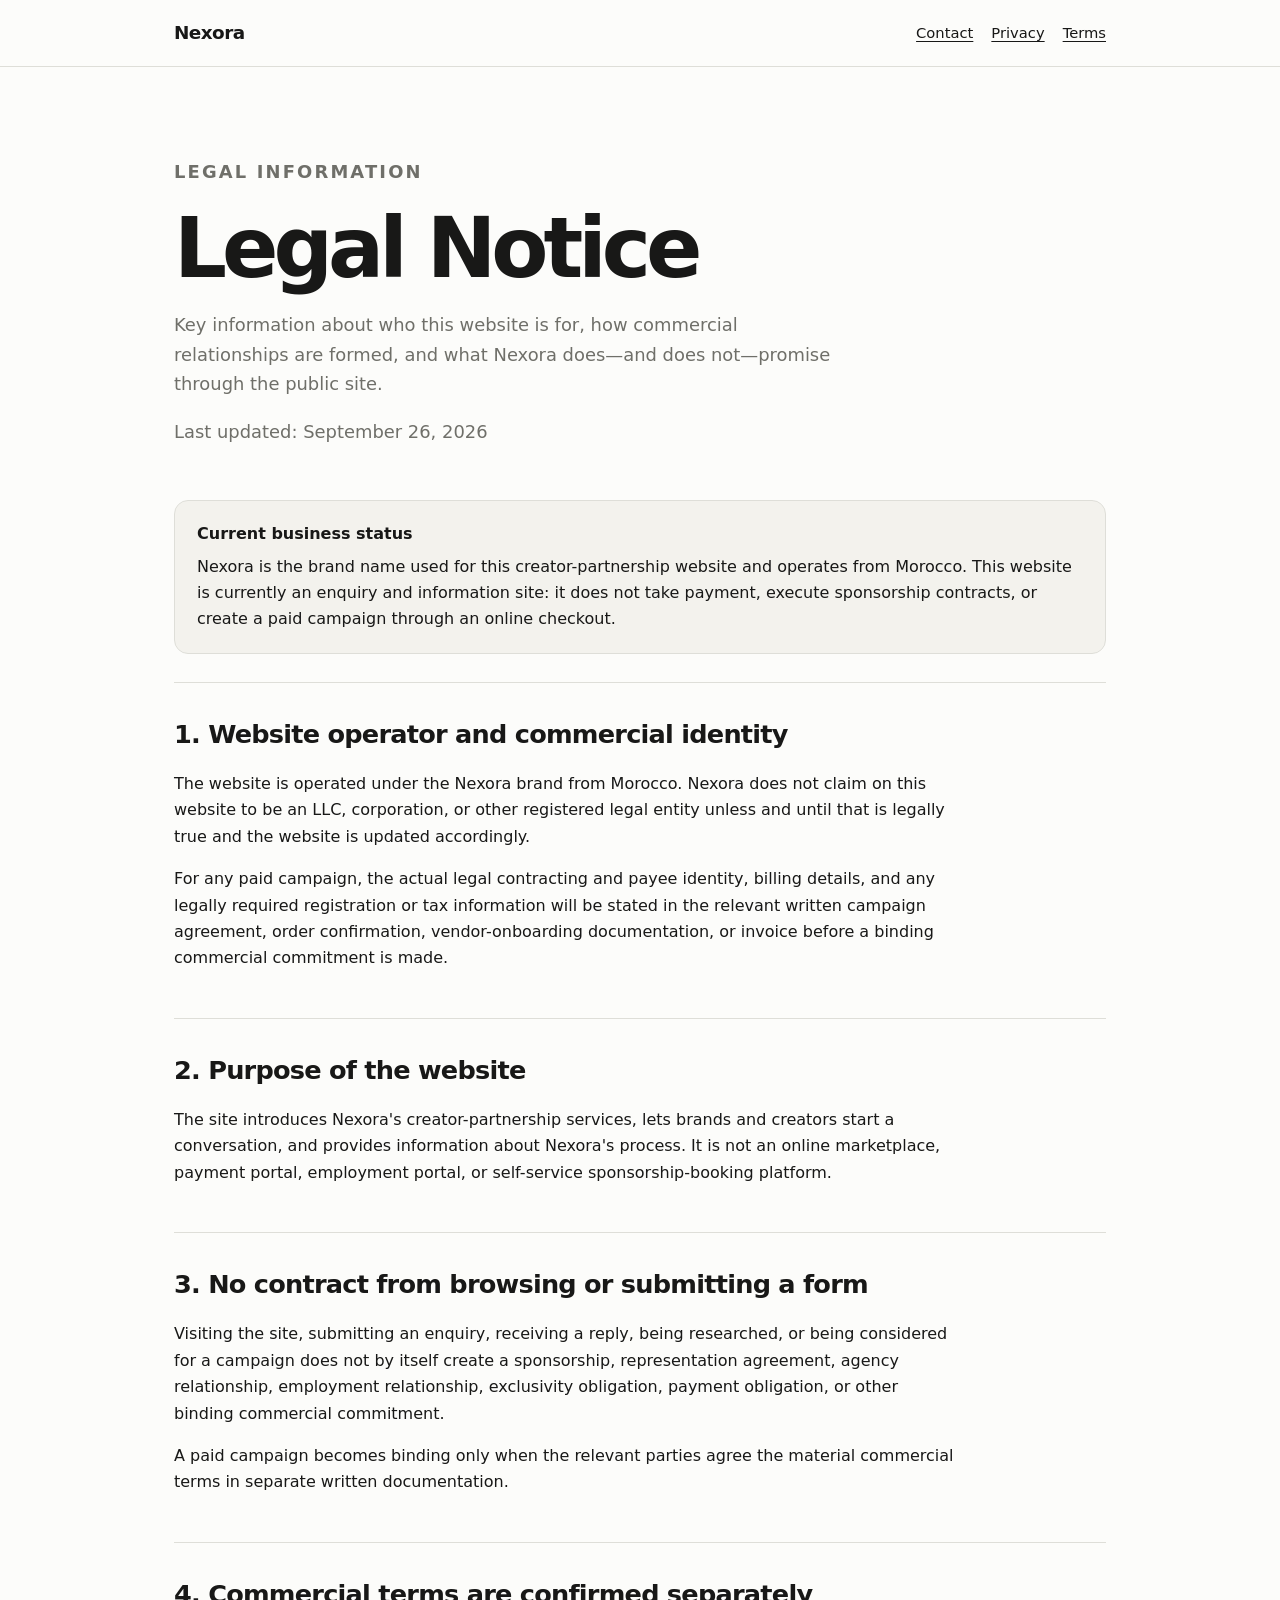
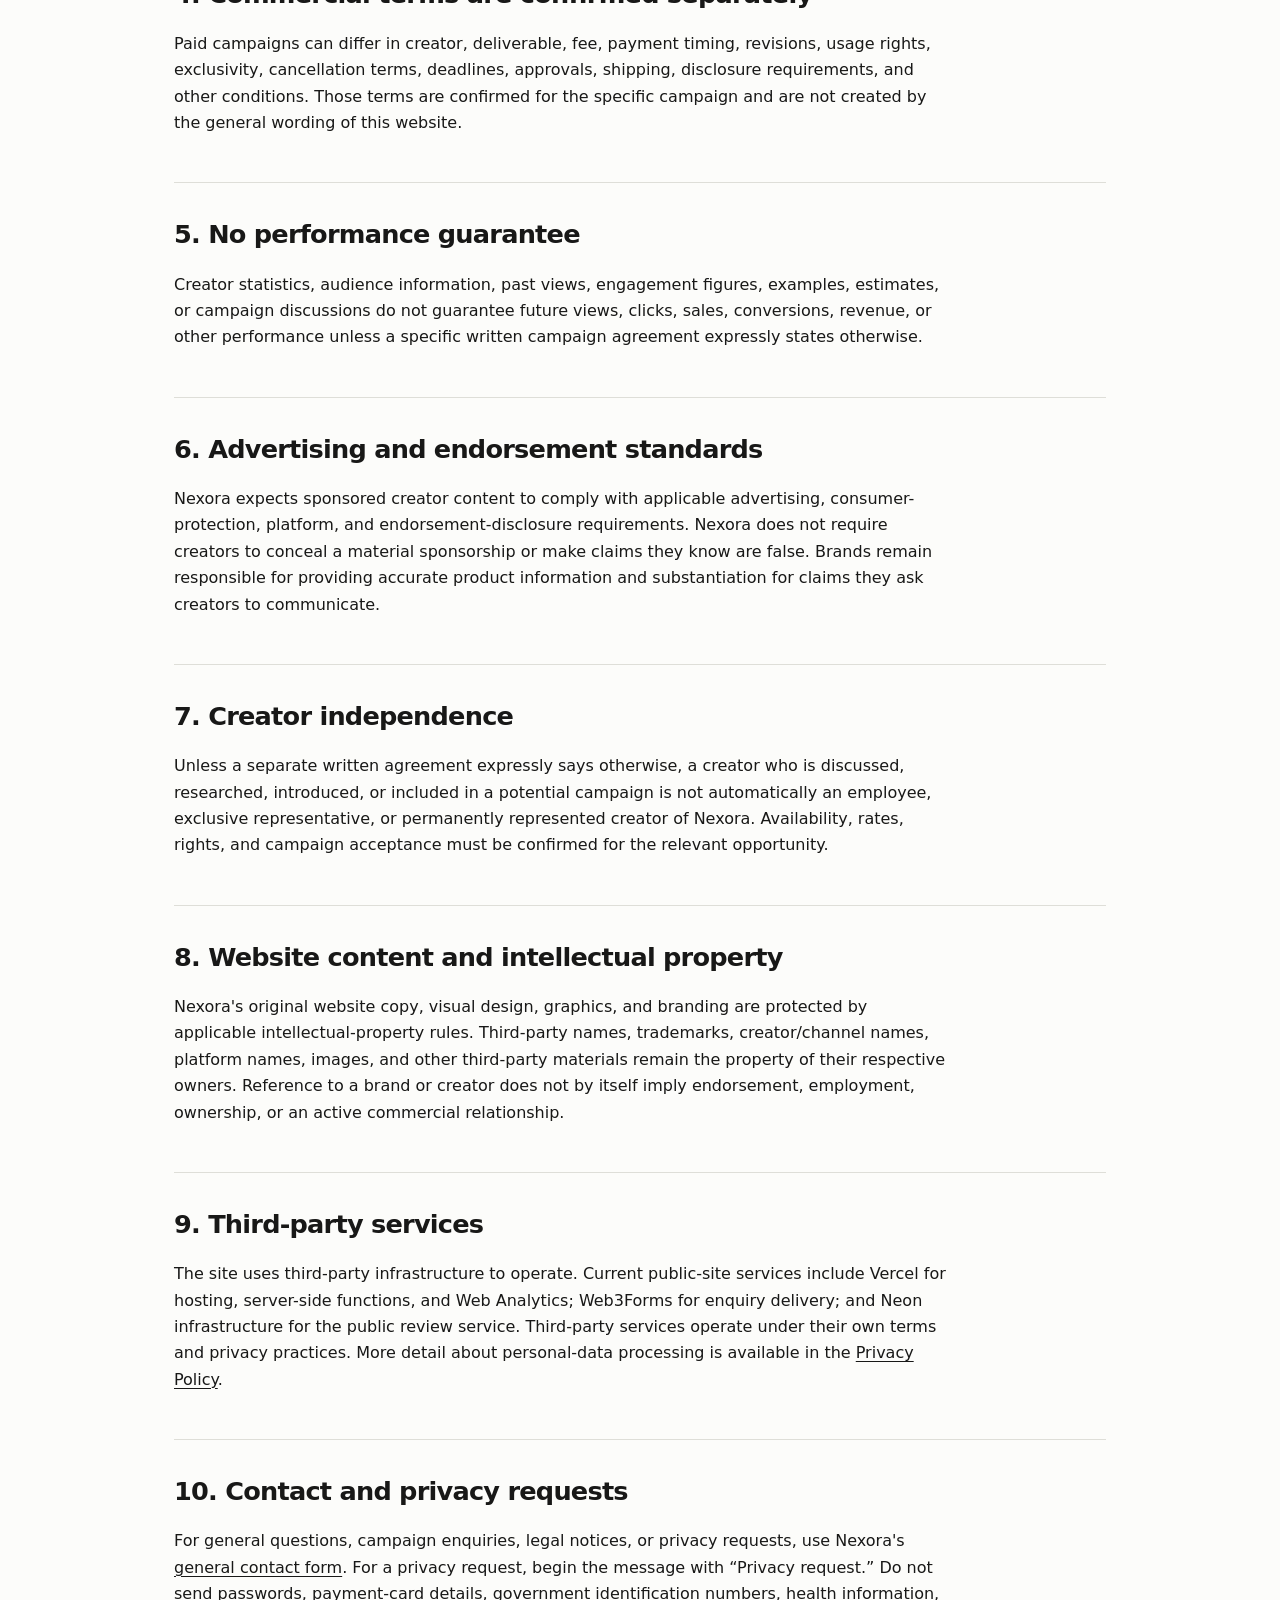
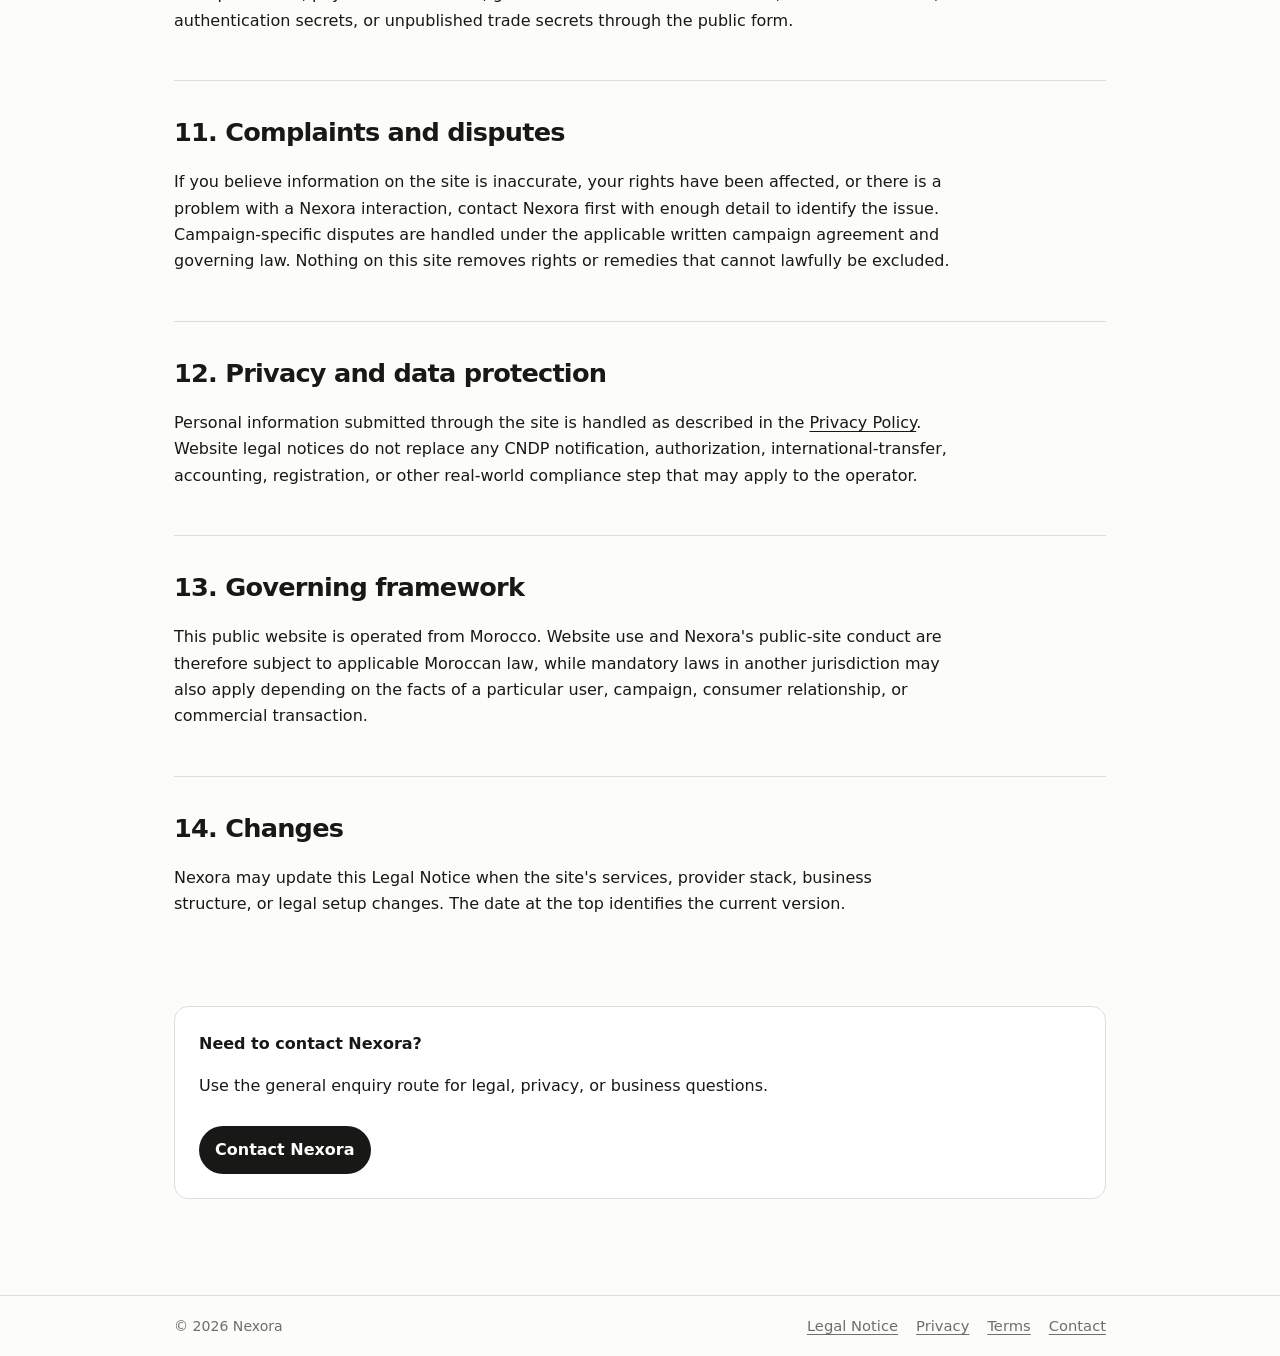
<file: legal/index.html>
<!doctype html>
<html lang="en">
<head>
<meta charset="utf-8">
<meta name="viewport" content="width=device-width,initial-scale=1">
<meta name="theme-color" content="#fcfcfa">
<title>Legal Notice | Nexora</title>
<meta name="description" content="Legal and business information for the Nexora website.">
<link rel="stylesheet" href="/legal.css">
</head>
<body>
<header><div class="bar"><a class="brand" href="/#home">Nexora</a><nav aria-label="Legal navigation"><a href="/#contact">Contact</a><a href="/privacy/">Privacy</a><a href="/terms/">Terms</a></nav></div></header>
<main>
<div class="hero"><p class="eyebrow">Legal information</p><h1>Legal Notice</h1><p>Key information about who this website is for, how commercial relationships are formed, and what Nexora does—and does not—promise through the public site.</p><p class="updated">Last updated: September 26, 2026</p></div>

<div class="notice"><strong>Current business status</strong>Nexora is the brand name used for this creator-partnership website and operates from Morocco. This website is currently an enquiry and information site: it does not take payment, execute sponsorship contracts, or create a paid campaign through an online checkout.</div>

<section><h2>1. Website operator and commercial identity</h2><p>The website is operated under the Nexora brand from Morocco. Nexora does not claim on this website to be an LLC, corporation, or other registered legal entity unless and until that is legally true and the website is updated accordingly.</p><p>For any paid campaign, the actual legal contracting and payee identity, billing details, and any legally required registration or tax information will be stated in the relevant written campaign agreement, order confirmation, vendor-onboarding documentation, or invoice before a binding commercial commitment is made.</p></section>

<section><h2>2. Purpose of the website</h2><p>The site introduces Nexora's creator-partnership services, lets brands and creators start a conversation, and provides information about Nexora's process. It is not an online marketplace, payment portal, employment portal, or self-service sponsorship-booking platform.</p></section>

<section><h2>3. No contract from browsing or submitting a form</h2><p>Visiting the site, submitting an enquiry, receiving a reply, being researched, or being considered for a campaign does not by itself create a sponsorship, representation agreement, agency relationship, employment relationship, exclusivity obligation, payment obligation, or other binding commercial commitment.</p><p>A paid campaign becomes binding only when the relevant parties agree the material commercial terms in separate written documentation.</p></section>

<section><h2>4. Commercial terms are confirmed separately</h2><p>Paid campaigns can differ in creator, deliverable, fee, payment timing, revisions, usage rights, exclusivity, cancellation terms, deadlines, approvals, shipping, disclosure requirements, and other conditions. Those terms are confirmed for the specific campaign and are not created by the general wording of this website.</p></section>

<section><h2>5. No performance guarantee</h2><p>Creator statistics, audience information, past views, engagement figures, examples, estimates, or campaign discussions do not guarantee future views, clicks, sales, conversions, revenue, or other performance unless a specific written campaign agreement expressly states otherwise.</p></section>

<section><h2>6. Advertising and endorsement standards</h2><p>Nexora expects sponsored creator content to comply with applicable advertising, consumer-protection, platform, and endorsement-disclosure requirements. Nexora does not require creators to conceal a material sponsorship or make claims they know are false. Brands remain responsible for providing accurate product information and substantiation for claims they ask creators to communicate.</p></section>

<section><h2>7. Creator independence</h2><p>Unless a separate written agreement expressly says otherwise, a creator who is discussed, researched, introduced, or included in a potential campaign is not automatically an employee, exclusive representative, or permanently represented creator of Nexora. Availability, rates, rights, and campaign acceptance must be confirmed for the relevant opportunity.</p></section>

<section><h2>8. Website content and intellectual property</h2><p>Nexora's original website copy, visual design, graphics, and branding are protected by applicable intellectual-property rules. Third-party names, trademarks, creator/channel names, platform names, images, and other third-party materials remain the property of their respective owners. Reference to a brand or creator does not by itself imply endorsement, employment, ownership, or an active commercial relationship.</p></section>

<section><h2>9. Third-party services</h2><p>The site uses third-party infrastructure to operate. Current public-site services include Vercel for hosting, server-side functions, and Web Analytics; Web3Forms for enquiry delivery; and Neon infrastructure for the public review service. Third-party services operate under their own terms and privacy practices. More detail about personal-data processing is available in the <a href="/privacy/">Privacy Policy</a>.</p></section>

<section><h2>10. Contact and privacy requests</h2><p>For general questions, campaign enquiries, legal notices, or privacy requests, use Nexora's <a href="/#contact/other">general contact form</a>. For a privacy request, begin the message with “Privacy request.” Do not send passwords, payment-card details, government identification numbers, health information, authentication secrets, or unpublished trade secrets through the public form.</p></section>

<section><h2>11. Complaints and disputes</h2><p>If you believe information on the site is inaccurate, your rights have been affected, or there is a problem with a Nexora interaction, contact Nexora first with enough detail to identify the issue. Campaign-specific disputes are handled under the applicable written campaign agreement and governing law. Nothing on this site removes rights or remedies that cannot lawfully be excluded.</p></section>

<section><h2>12. Privacy and data protection</h2><p>Personal information submitted through the site is handled as described in the <a href="/privacy/">Privacy Policy</a>. Website legal notices do not replace any CNDP notification, authorization, international-transfer, accounting, registration, or other real-world compliance step that may apply to the operator.</p></section>

<section><h2>13. Governing framework</h2><p>This public website is operated from Morocco. Website use and Nexora's public-site conduct are therefore subject to applicable Moroccan law, while mandatory laws in another jurisdiction may also apply depending on the facts of a particular user, campaign, consumer relationship, or commercial transaction.</p></section>

<section><h2>14. Changes</h2><p>Nexora may update this Legal Notice when the site's services, provider stack, business structure, or legal setup changes. The date at the top identifies the current version.</p></section>

<div class="cta"><strong>Need to contact Nexora?</strong><p>Use the general enquiry route for legal, privacy, or business questions.</p><a class="button" href="/#contact/other">Contact Nexora</a></div>
</main>
<footer><div class="bar"><span>© 2026 Nexora</span><nav><a href="/legal/">Legal Notice</a><a href="/privacy/">Privacy</a><a href="/terms/">Terms</a><a href="/#contact">Contact</a></nav></div></footer>
</body></html>
</file>
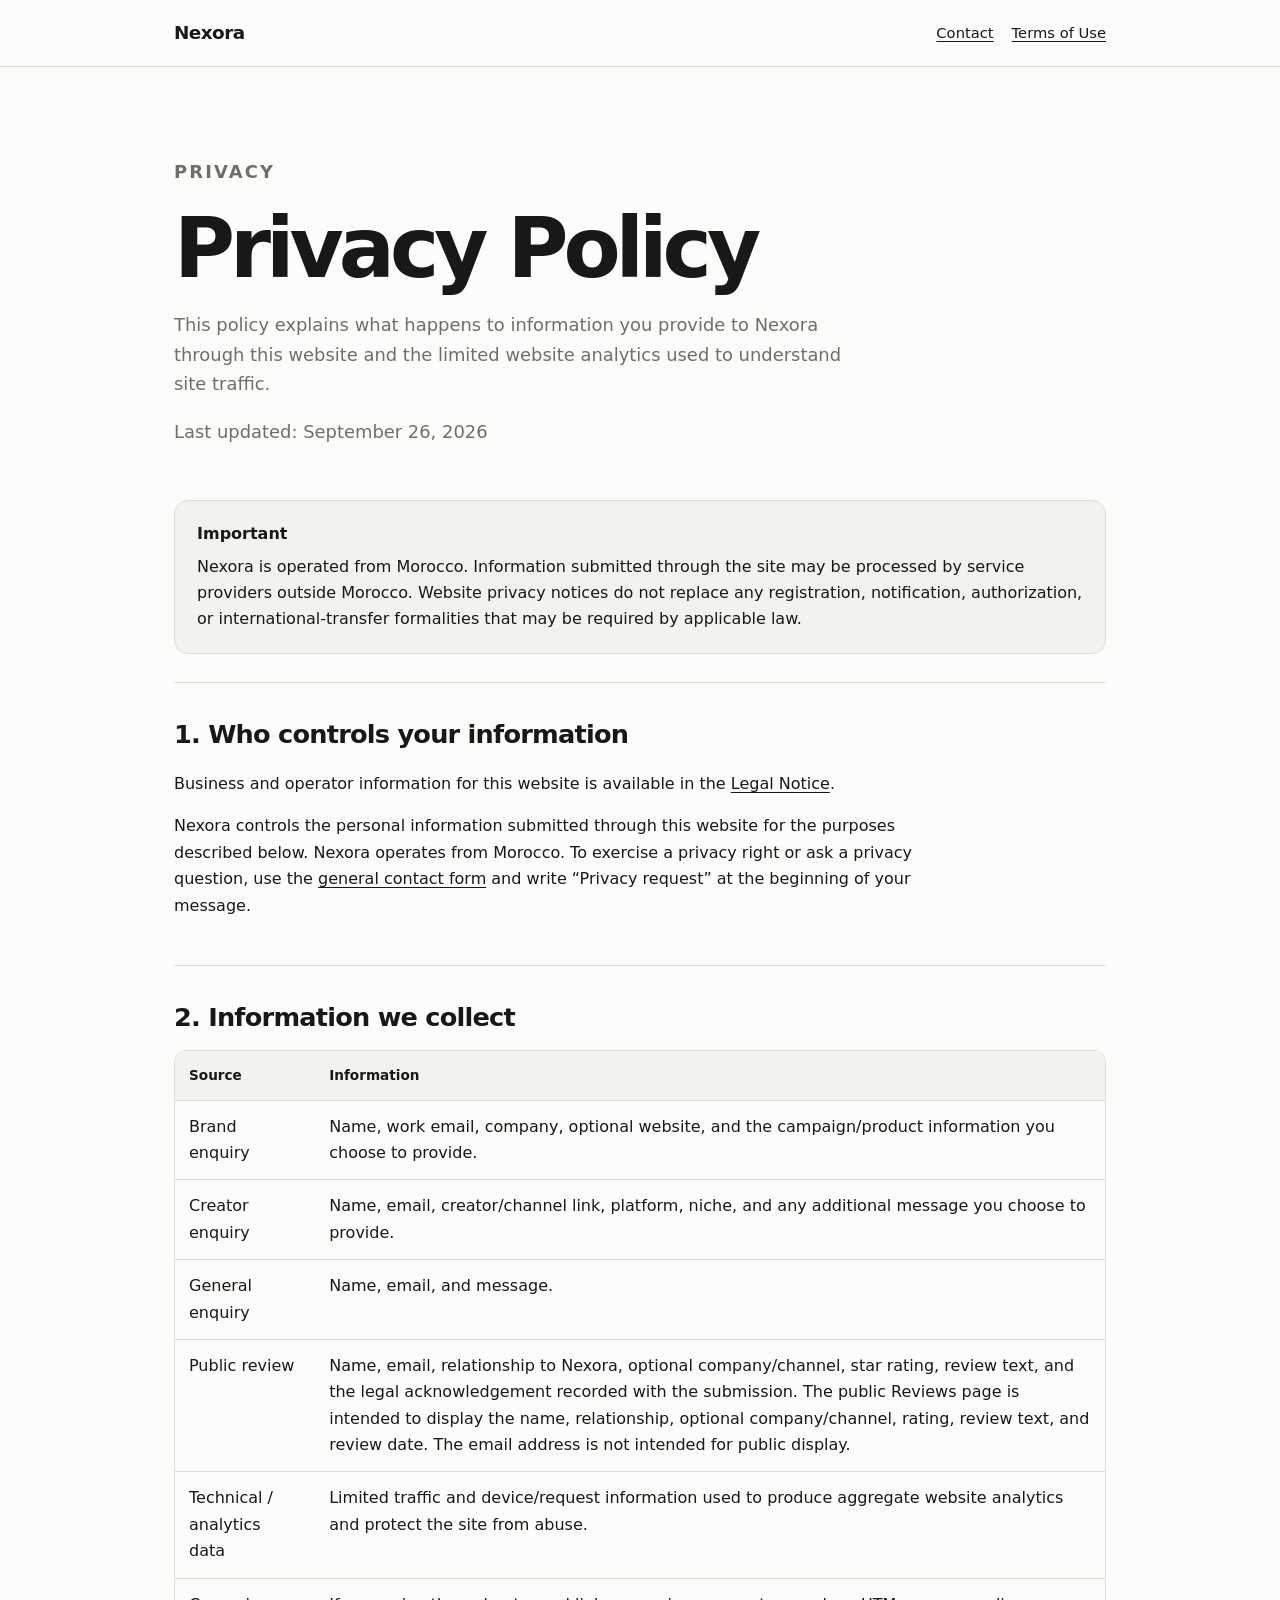
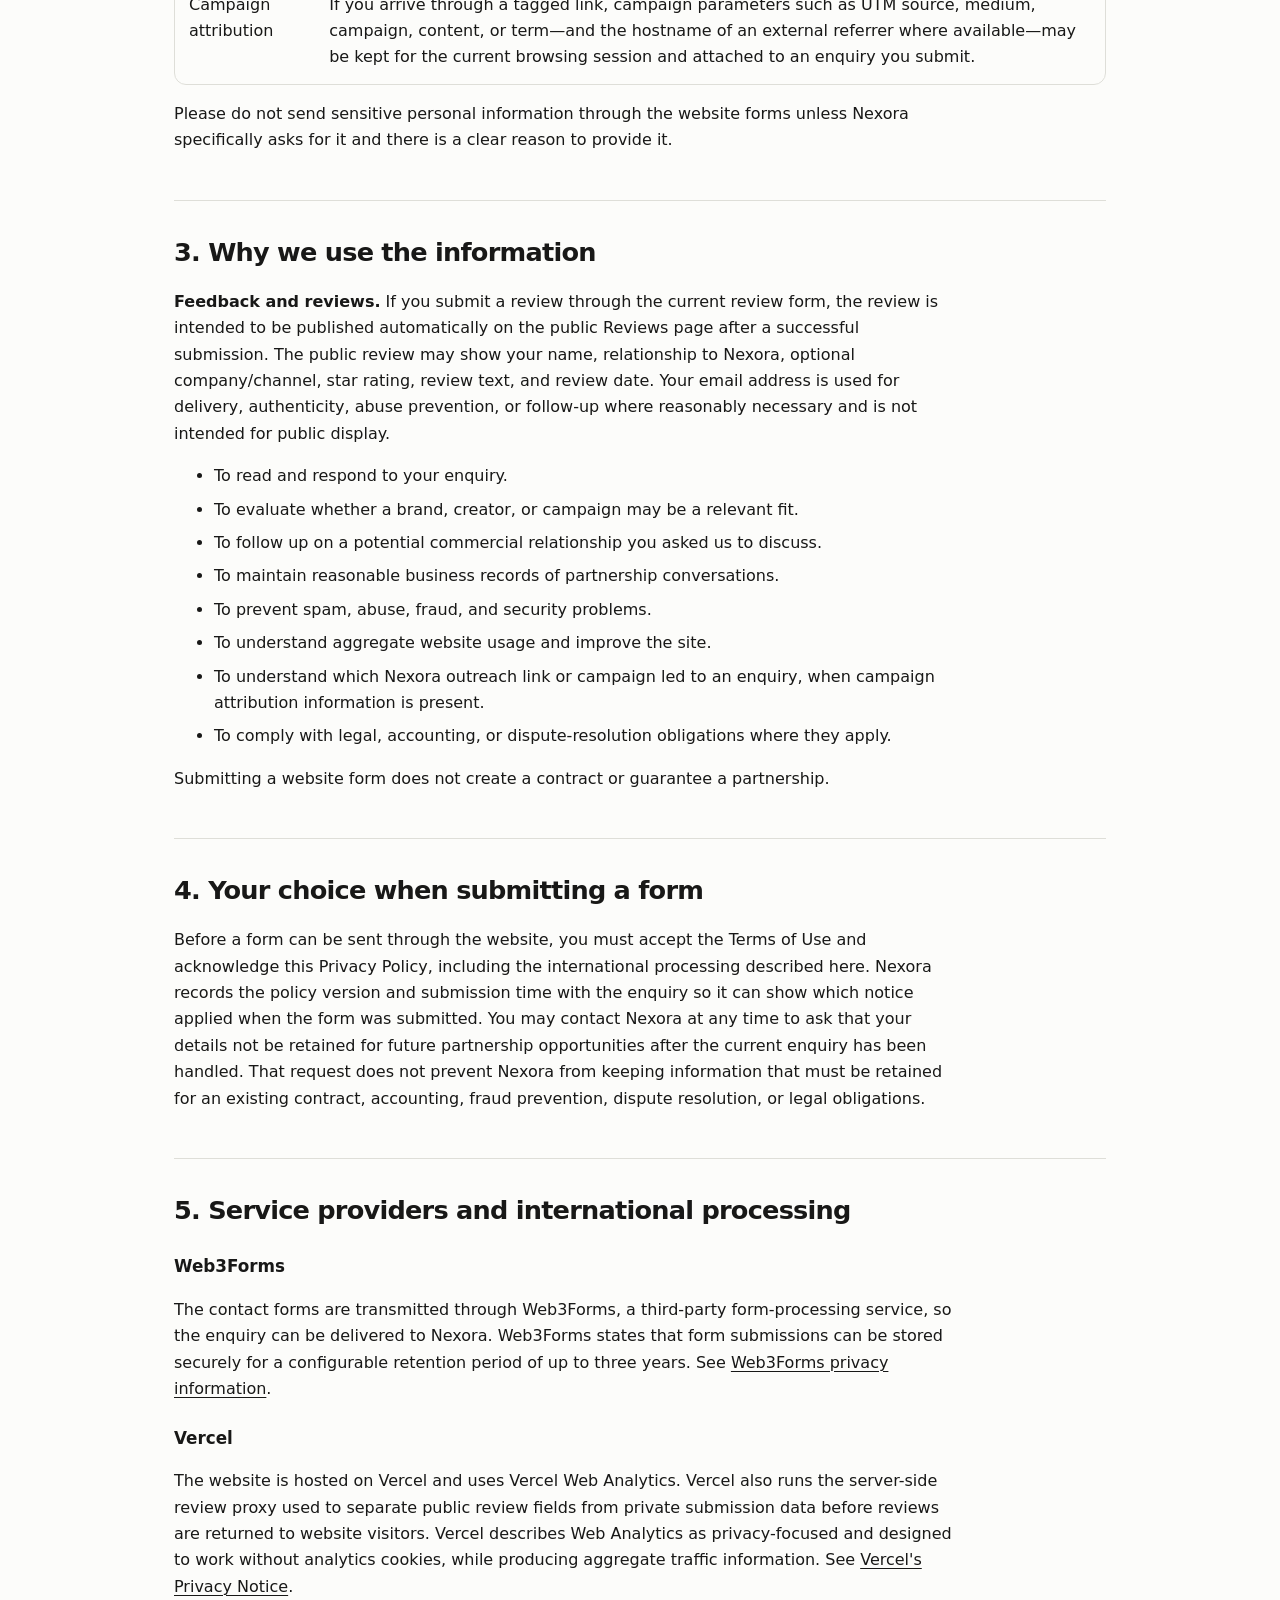
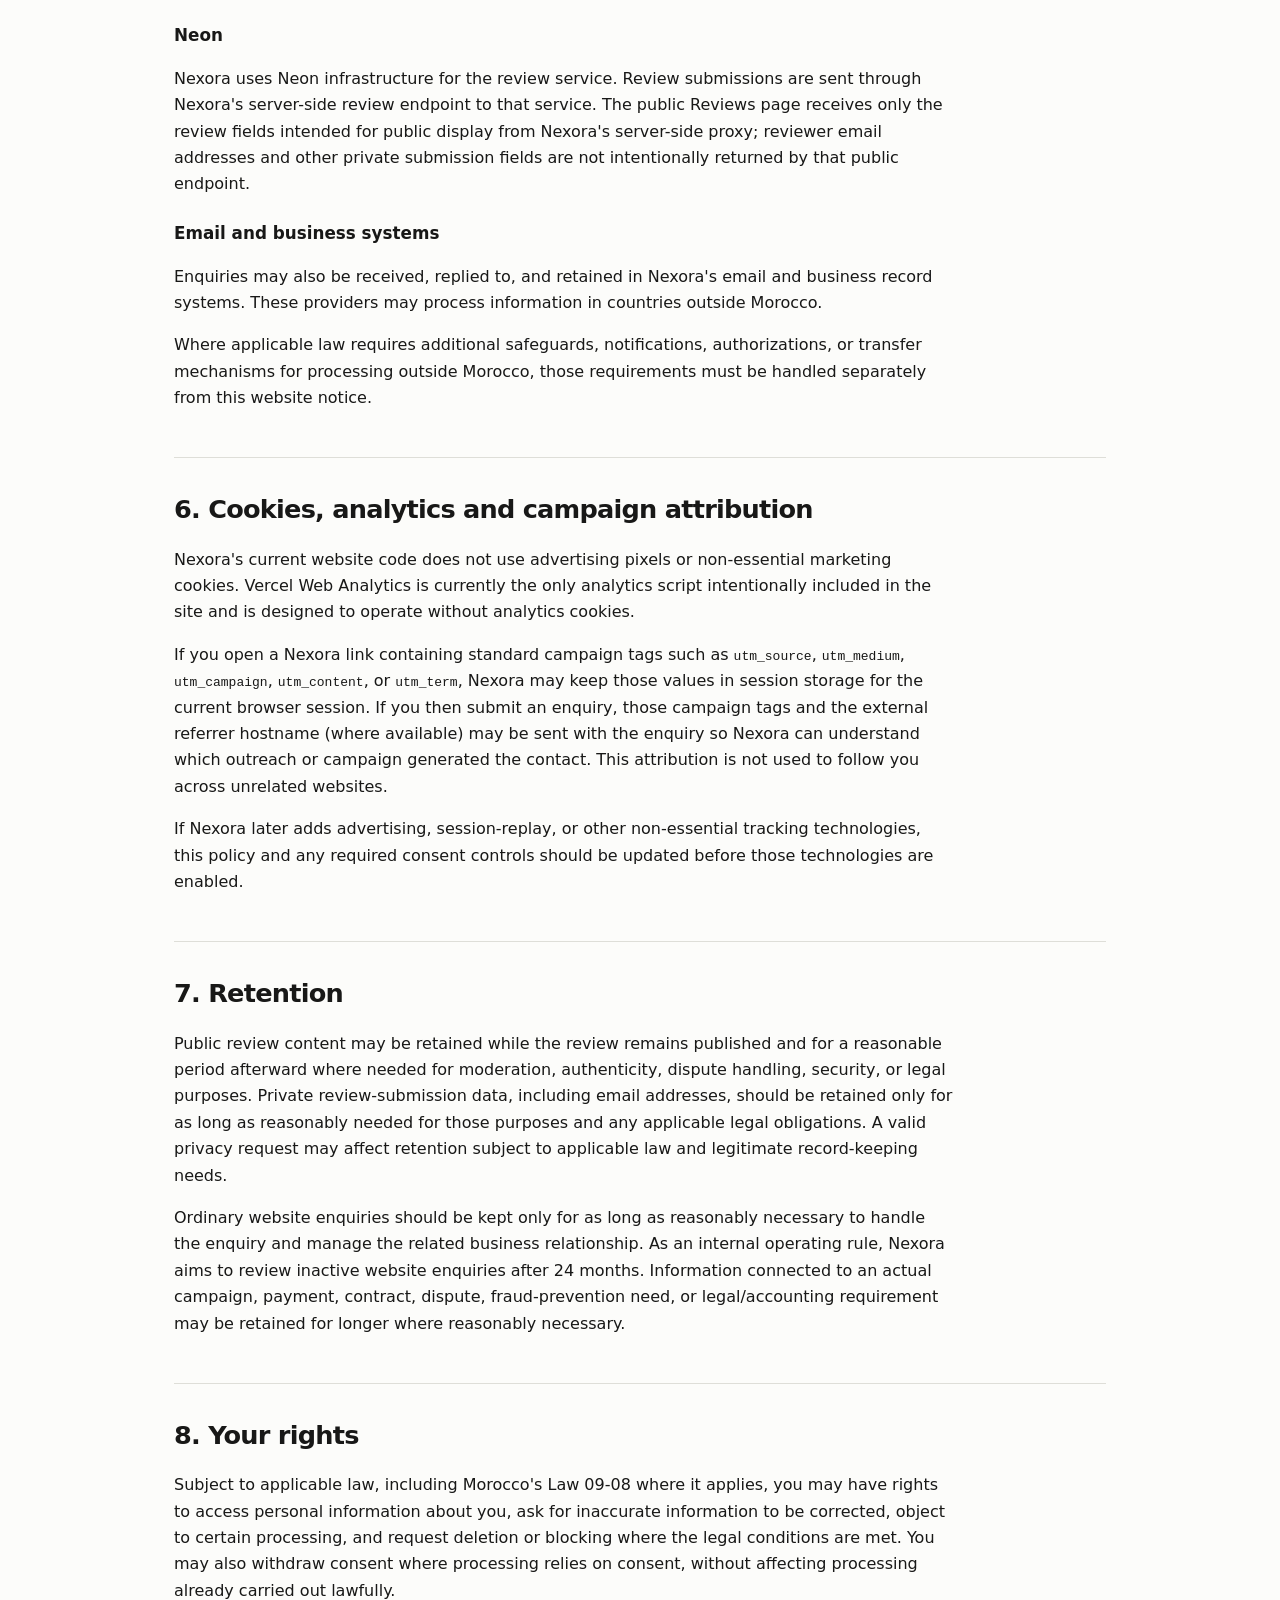
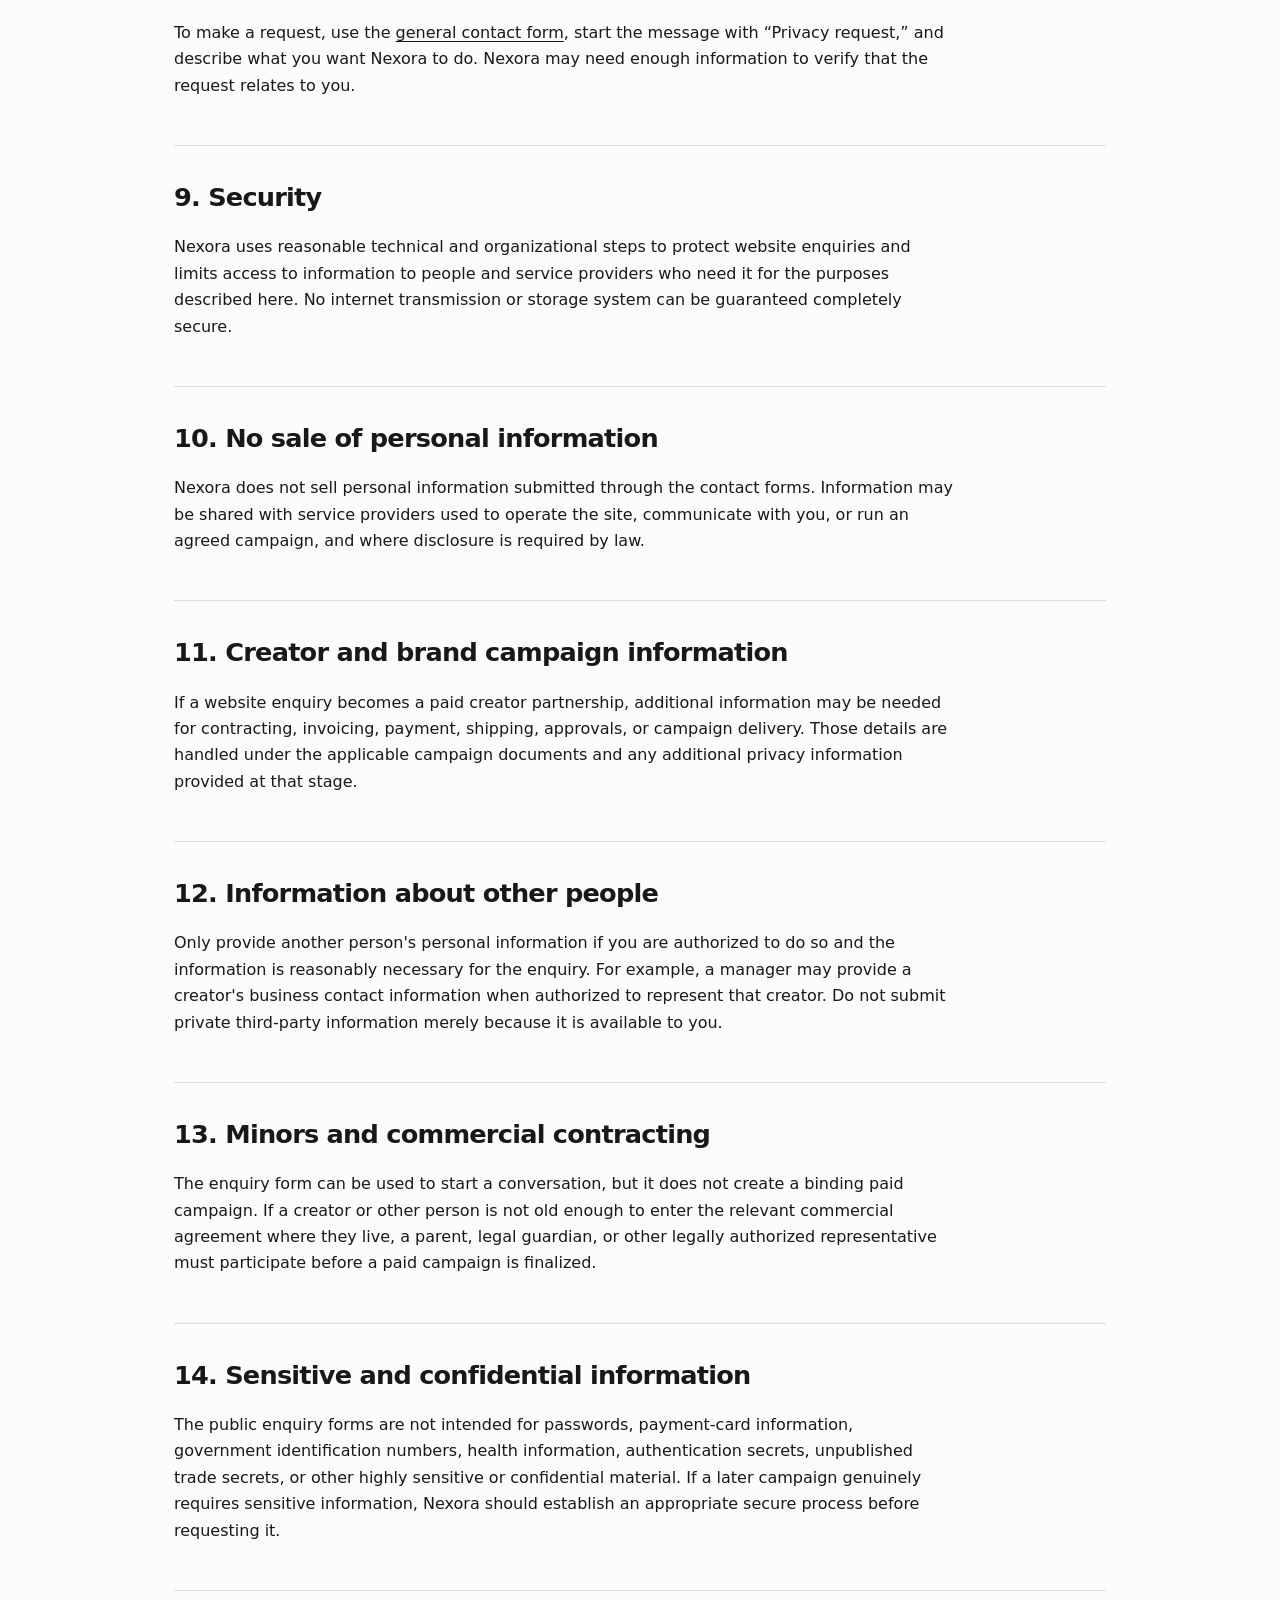
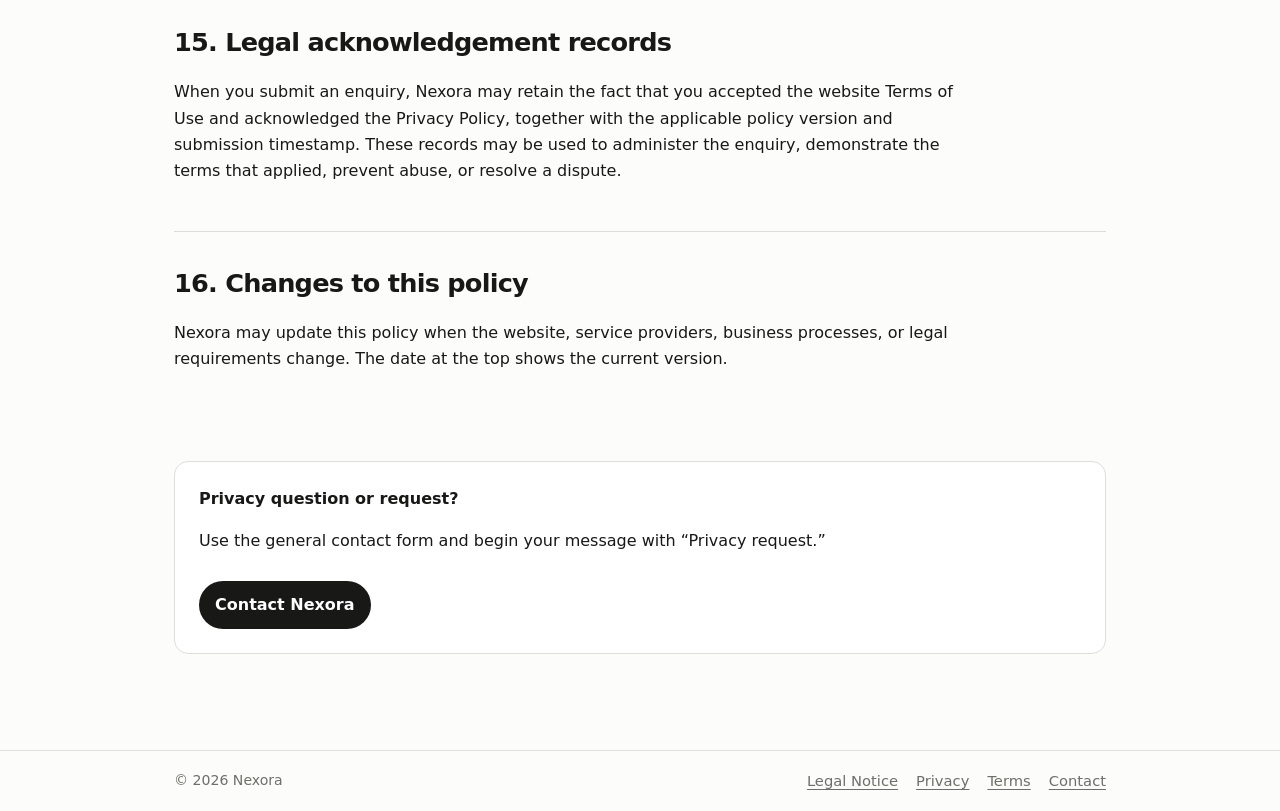
<file: privacy/index.html>
<!doctype html>
<html lang="en">
<head>
<meta charset="utf-8">
<meta name="viewport" content="width=device-width,initial-scale=1">
<meta name="theme-color" content="#fcfcfa">
<title>Privacy Policy | Nexora</title>
<meta name="description" content="How Nexora collects, uses, shares, stores, and protects information submitted through the Nexora website.">
<link rel="stylesheet" href="/legal.css">
</head>
<body>
<header><div class="bar"><a class="brand" href="/#home">Nexora</a><nav aria-label="Legal navigation"><a href="/#contact">Contact</a><a href="/terms/">Terms of Use</a></nav></div></header>
<main>
<div class="hero"><p class="eyebrow">Privacy</p><h1>Privacy Policy</h1><p>This policy explains what happens to information you provide to Nexora through this website and the limited website analytics used to understand site traffic.</p><p class="updated">Last updated: September 26, 2026</p></div>

<div class="notice"><strong>Important</strong>Nexora is operated from Morocco. Information submitted through the site may be processed by service providers outside Morocco. Website privacy notices do not replace any registration, notification, authorization, or international-transfer formalities that may be required by applicable law.</div>

<section><h2>1. Who controls your information</h2><p>Business and operator information for this website is available in the <a href="/legal/">Legal Notice</a>.</p><p>Nexora controls the personal information submitted through this website for the purposes described below. Nexora operates from Morocco. To exercise a privacy right or ask a privacy question, use the <a href="/#contact/other">general contact form</a> and write “Privacy request” at the beginning of your message.</p></section>

<section><h2>2. Information we collect</h2><div class="table-wrap"><table><thead><tr><th>Source</th><th>Information</th></tr></thead><tbody>
<tr><td>Brand enquiry</td><td>Name, work email, company, optional website, and the campaign/product information you choose to provide.</td></tr>
<tr><td>Creator enquiry</td><td>Name, email, creator/channel link, platform, niche, and any additional message you choose to provide.</td></tr>
<tr><td>General enquiry</td><td>Name, email, and message.</td></tr>
<tr><td>Public review</td><td>Name, email, relationship to Nexora, optional company/channel, star rating, review text, and the legal acknowledgement recorded with the submission. The public Reviews page is intended to display the name, relationship, optional company/channel, rating, review text, and review date. The email address is not intended for public display.</td></tr>
<tr><td>Technical / analytics data</td><td>Limited traffic and device/request information used to produce aggregate website analytics and protect the site from abuse.</td></tr>
<tr><td>Campaign attribution</td><td>If you arrive through a tagged link, campaign parameters such as UTM source, medium, campaign, content, or term—and the hostname of an external referrer where available—may be kept for the current browsing session and attached to an enquiry you submit.</td></tr>
</tbody></table></div><p>Please do not send sensitive personal information through the website forms unless Nexora specifically asks for it and there is a clear reason to provide it.</p></section>

<section><h2>3. Why we use the information</h2><p><strong>Feedback and reviews.</strong> If you submit a review through the current review form, the review is intended to be published automatically on the public Reviews page after a successful submission. The public review may show your name, relationship to Nexora, optional company/channel, star rating, review text, and review date. Your email address is used for delivery, authenticity, abuse prevention, or follow-up where reasonably necessary and is not intended for public display.</p><ul class="compact"><li>To read and respond to your enquiry.</li><li>To evaluate whether a brand, creator, or campaign may be a relevant fit.</li><li>To follow up on a potential commercial relationship you asked us to discuss.</li><li>To maintain reasonable business records of partnership conversations.</li><li>To prevent spam, abuse, fraud, and security problems.</li><li>To understand aggregate website usage and improve the site.</li><li>To understand which Nexora outreach link or campaign led to an enquiry, when campaign attribution information is present.</li><li>To comply with legal, accounting, or dispute-resolution obligations where they apply.</li></ul><p>Submitting a website form does not create a contract or guarantee a partnership.</p></section>

<section><h2>4. Your choice when submitting a form</h2><p>Before a form can be sent through the website, you must accept the Terms of Use and acknowledge this Privacy Policy, including the international processing described here. Nexora records the policy version and submission time with the enquiry so it can show which notice applied when the form was submitted. You may contact Nexora at any time to ask that your details not be retained for future partnership opportunities after the current enquiry has been handled. That request does not prevent Nexora from keeping information that must be retained for an existing contract, accounting, fraud prevention, dispute resolution, or legal obligations.</p></section>

<section><h2>5. Service providers and international processing</h2><h3>Web3Forms</h3><p>The contact forms are transmitted through Web3Forms, a third-party form-processing service, so the enquiry can be delivered to Nexora. Web3Forms states that form submissions can be stored securely for a configurable retention period of up to three years. See <a href="https://web3forms.com/privacy" rel="noopener noreferrer">Web3Forms privacy information</a>.</p><h3>Vercel</h3><p>The website is hosted on Vercel and uses Vercel Web Analytics. Vercel also runs the server-side review proxy used to separate public review fields from private submission data before reviews are returned to website visitors. Vercel describes Web Analytics as privacy-focused and designed to work without analytics cookies, while producing aggregate traffic information. See <a href="https://vercel.com/legal/privacy-notice" rel="noopener noreferrer">Vercel's Privacy Notice</a>.</p><h3>Neon</h3><p>Nexora uses Neon infrastructure for the review service. Review submissions are sent through Nexora's server-side review endpoint to that service. The public Reviews page receives only the review fields intended for public display from Nexora's server-side proxy; reviewer email addresses and other private submission fields are not intentionally returned by that public endpoint.</p><h3>Email and business systems</h3><p>Enquiries may also be received, replied to, and retained in Nexora's email and business record systems. These providers may process information in countries outside Morocco.</p><p>Where applicable law requires additional safeguards, notifications, authorizations, or transfer mechanisms for processing outside Morocco, those requirements must be handled separately from this website notice.</p></section>

<section><h2>6. Cookies, analytics and campaign attribution</h2><p>Nexora's current website code does not use advertising pixels or non-essential marketing cookies. Vercel Web Analytics is currently the only analytics script intentionally included in the site and is designed to operate without analytics cookies.</p><p>If you open a Nexora link containing standard campaign tags such as <code>utm_source</code>, <code>utm_medium</code>, <code>utm_campaign</code>, <code>utm_content</code>, or <code>utm_term</code>, Nexora may keep those values in session storage for the current browser session. If you then submit an enquiry, those campaign tags and the external referrer hostname (where available) may be sent with the enquiry so Nexora can understand which outreach or campaign generated the contact. This attribution is not used to follow you across unrelated websites.</p><p>If Nexora later adds advertising, session-replay, or other non-essential tracking technologies, this policy and any required consent controls should be updated before those technologies are enabled.</p></section>

<section><h2>7. Retention</h2><p>Public review content may be retained while the review remains published and for a reasonable period afterward where needed for moderation, authenticity, dispute handling, security, or legal purposes. Private review-submission data, including email addresses, should be retained only for as long as reasonably needed for those purposes and any applicable legal obligations. A valid privacy request may affect retention subject to applicable law and legitimate record-keeping needs.</p><p>Ordinary website enquiries should be kept only for as long as reasonably necessary to handle the enquiry and manage the related business relationship. As an internal operating rule, Nexora aims to review inactive website enquiries after 24 months. Information connected to an actual campaign, payment, contract, dispute, fraud-prevention need, or legal/accounting requirement may be retained for longer where reasonably necessary.</p></section>

<section><h2>8. Your rights</h2><p>Subject to applicable law, including Morocco's Law 09-08 where it applies, you may have rights to access personal information about you, ask for inaccurate information to be corrected, object to certain processing, and request deletion or blocking where the legal conditions are met. You may also withdraw consent where processing relies on consent, without affecting processing already carried out lawfully.</p><p>To make a request, use the <a href="/#contact/other">general contact form</a>, start the message with “Privacy request,” and describe what you want Nexora to do. Nexora may need enough information to verify that the request relates to you.</p></section>

<section><h2>9. Security</h2><p>Nexora uses reasonable technical and organizational steps to protect website enquiries and limits access to information to people and service providers who need it for the purposes described here. No internet transmission or storage system can be guaranteed completely secure.</p></section>

<section><h2>10. No sale of personal information</h2><p>Nexora does not sell personal information submitted through the contact forms. Information may be shared with service providers used to operate the site, communicate with you, or run an agreed campaign, and where disclosure is required by law.</p></section>

<section><h2>11. Creator and brand campaign information</h2><p>If a website enquiry becomes a paid creator partnership, additional information may be needed for contracting, invoicing, payment, shipping, approvals, or campaign delivery. Those details are handled under the applicable campaign documents and any additional privacy information provided at that stage.</p></section>

<section><h2>12. Information about other people</h2><p>Only provide another person's personal information if you are authorized to do so and the information is reasonably necessary for the enquiry. For example, a manager may provide a creator's business contact information when authorized to represent that creator. Do not submit private third-party information merely because it is available to you.</p></section>

<section><h2>13. Minors and commercial contracting</h2><p>The enquiry form can be used to start a conversation, but it does not create a binding paid campaign. If a creator or other person is not old enough to enter the relevant commercial agreement where they live, a parent, legal guardian, or other legally authorized representative must participate before a paid campaign is finalized.</p></section>

<section><h2>14. Sensitive and confidential information</h2><p>The public enquiry forms are not intended for passwords, payment-card information, government identification numbers, health information, authentication secrets, unpublished trade secrets, or other highly sensitive or confidential material. If a later campaign genuinely requires sensitive information, Nexora should establish an appropriate secure process before requesting it.</p></section>

<section><h2>15. Legal acknowledgement records</h2><p>When you submit an enquiry, Nexora may retain the fact that you accepted the website Terms of Use and acknowledged the Privacy Policy, together with the applicable policy version and submission timestamp. These records may be used to administer the enquiry, demonstrate the terms that applied, prevent abuse, or resolve a dispute.</p></section>

<section><h2>16. Changes to this policy</h2><p>Nexora may update this policy when the website, service providers, business processes, or legal requirements change. The date at the top shows the current version.</p></section>

<div class="cta"><strong>Privacy question or request?</strong><p>Use the general contact form and begin your message with “Privacy request.”</p><a class="button" href="/#contact/other">Contact Nexora</a></div>
</main>
<footer><div class="bar"><span>© 2026 Nexora</span><nav><a href="/legal/">Legal Notice</a><a href="/privacy/">Privacy</a><a href="/terms/">Terms</a><a href="/#contact">Contact</a></nav></div></footer>
</body></html>
</file>
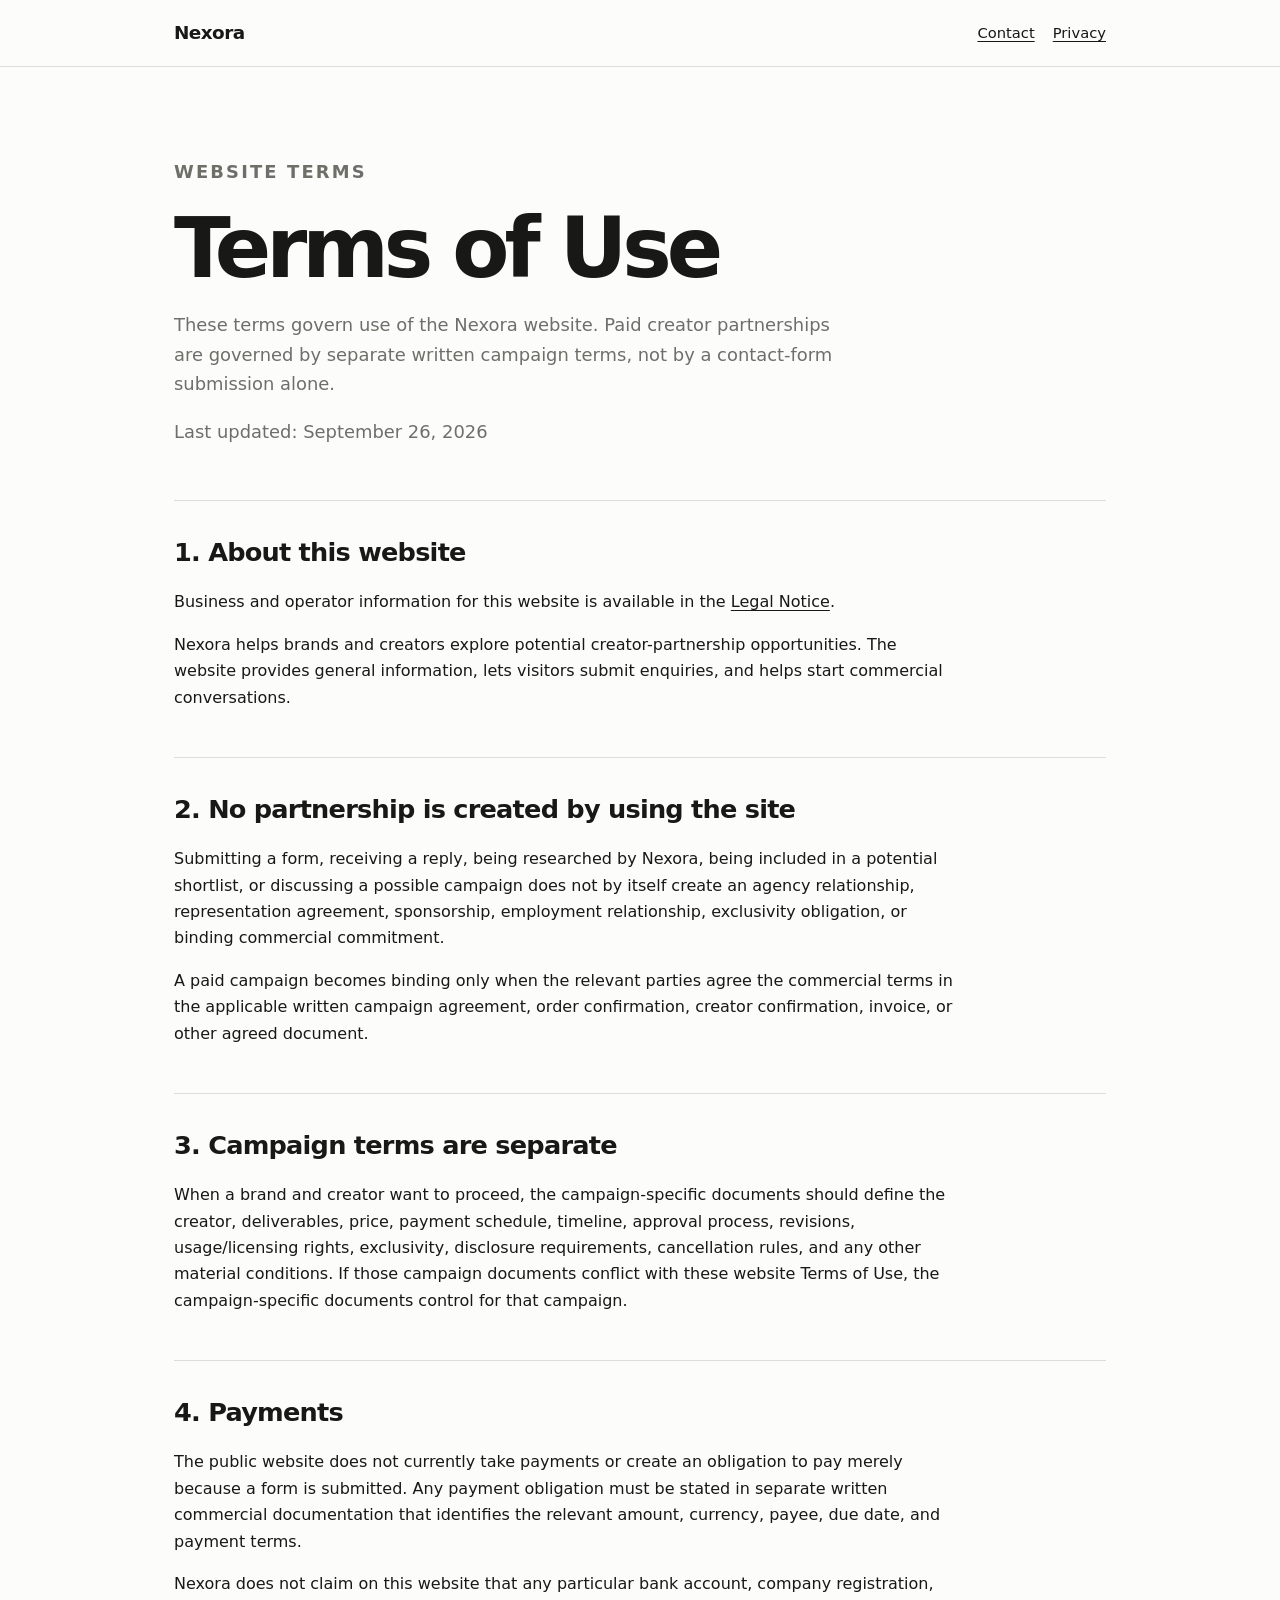
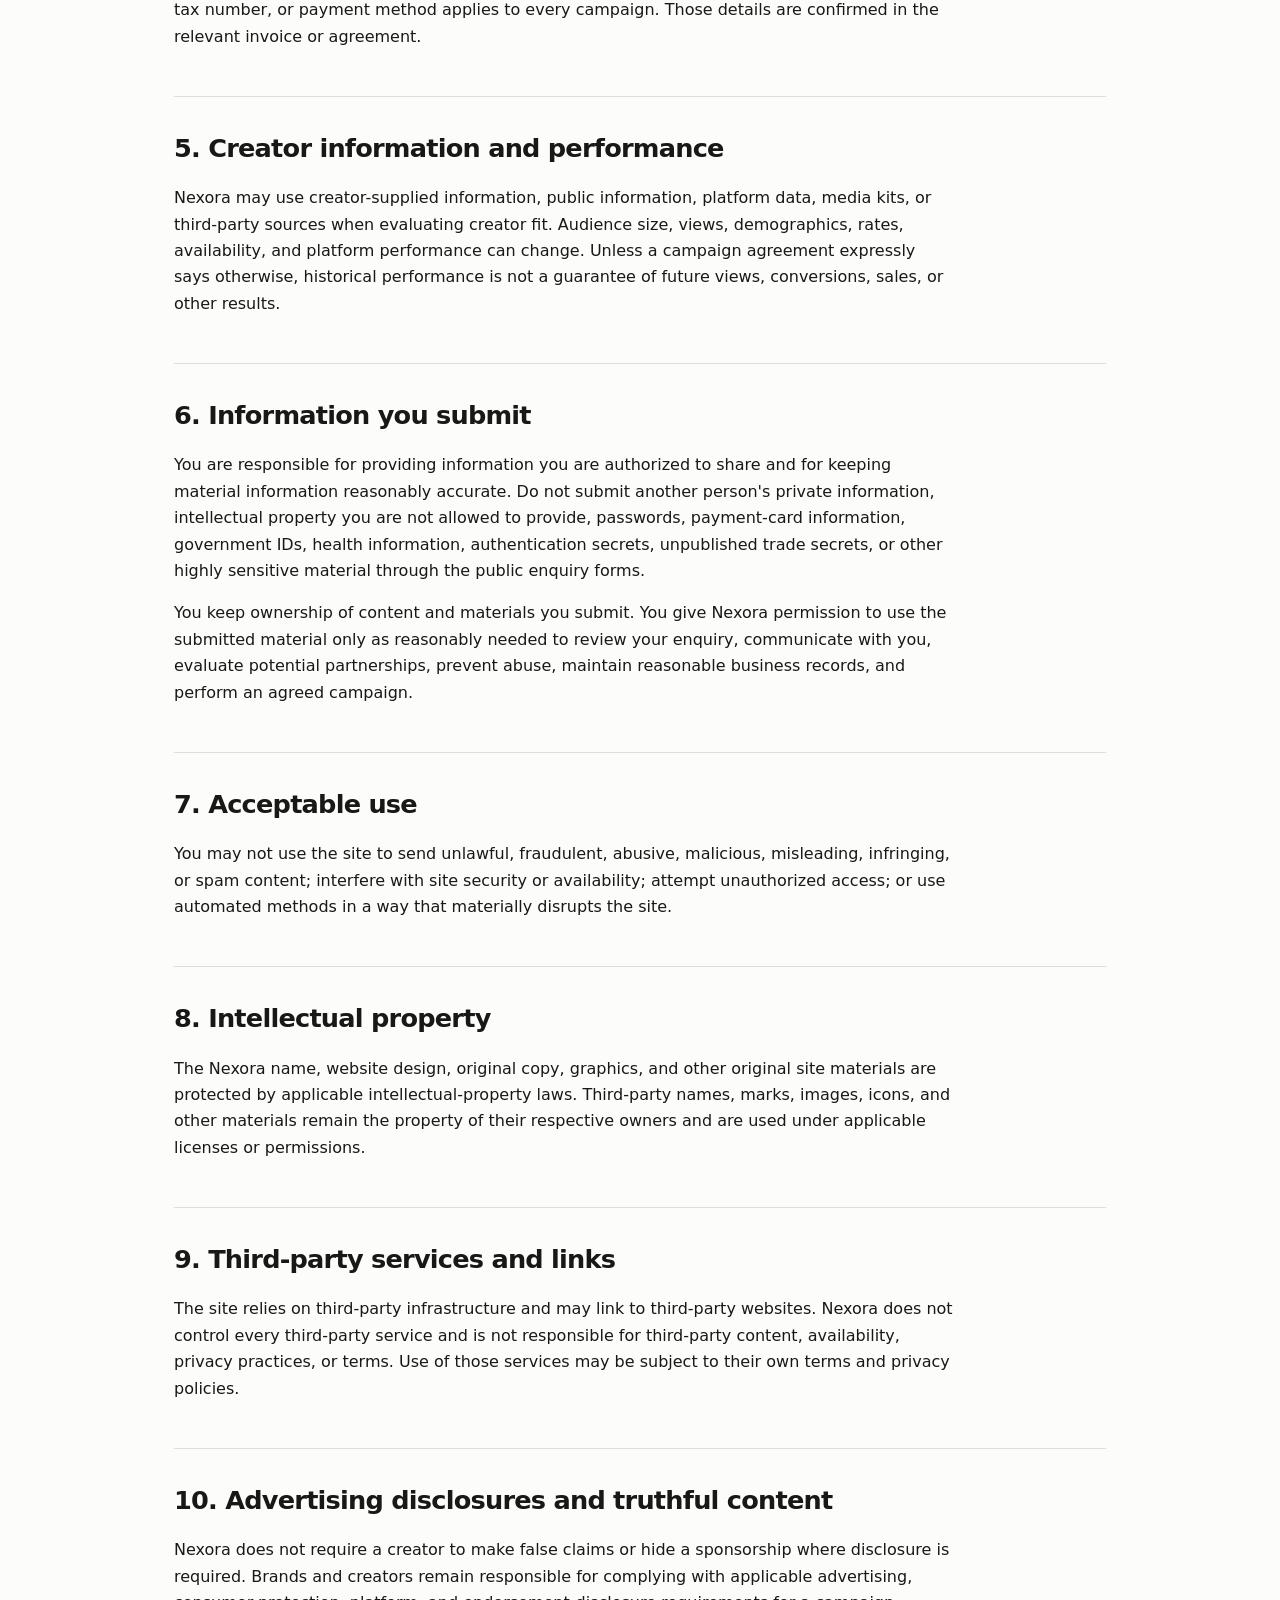
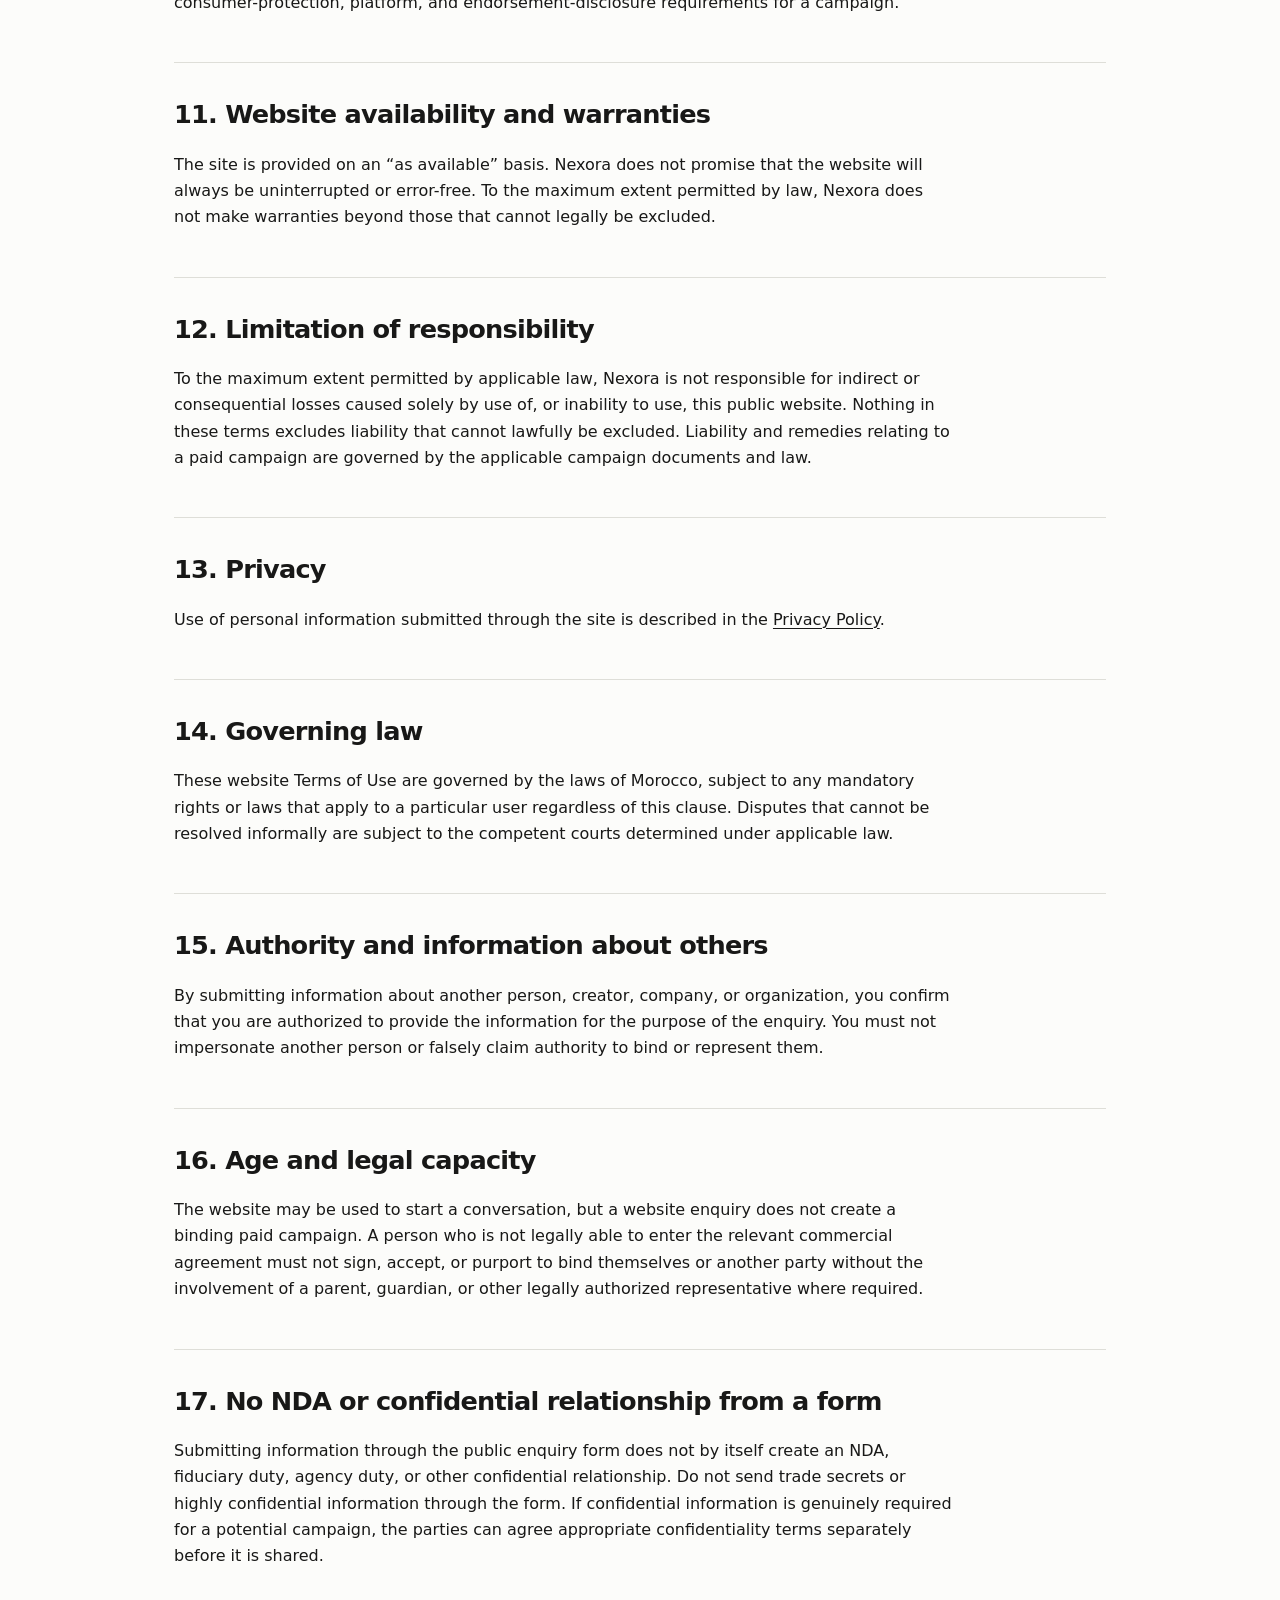
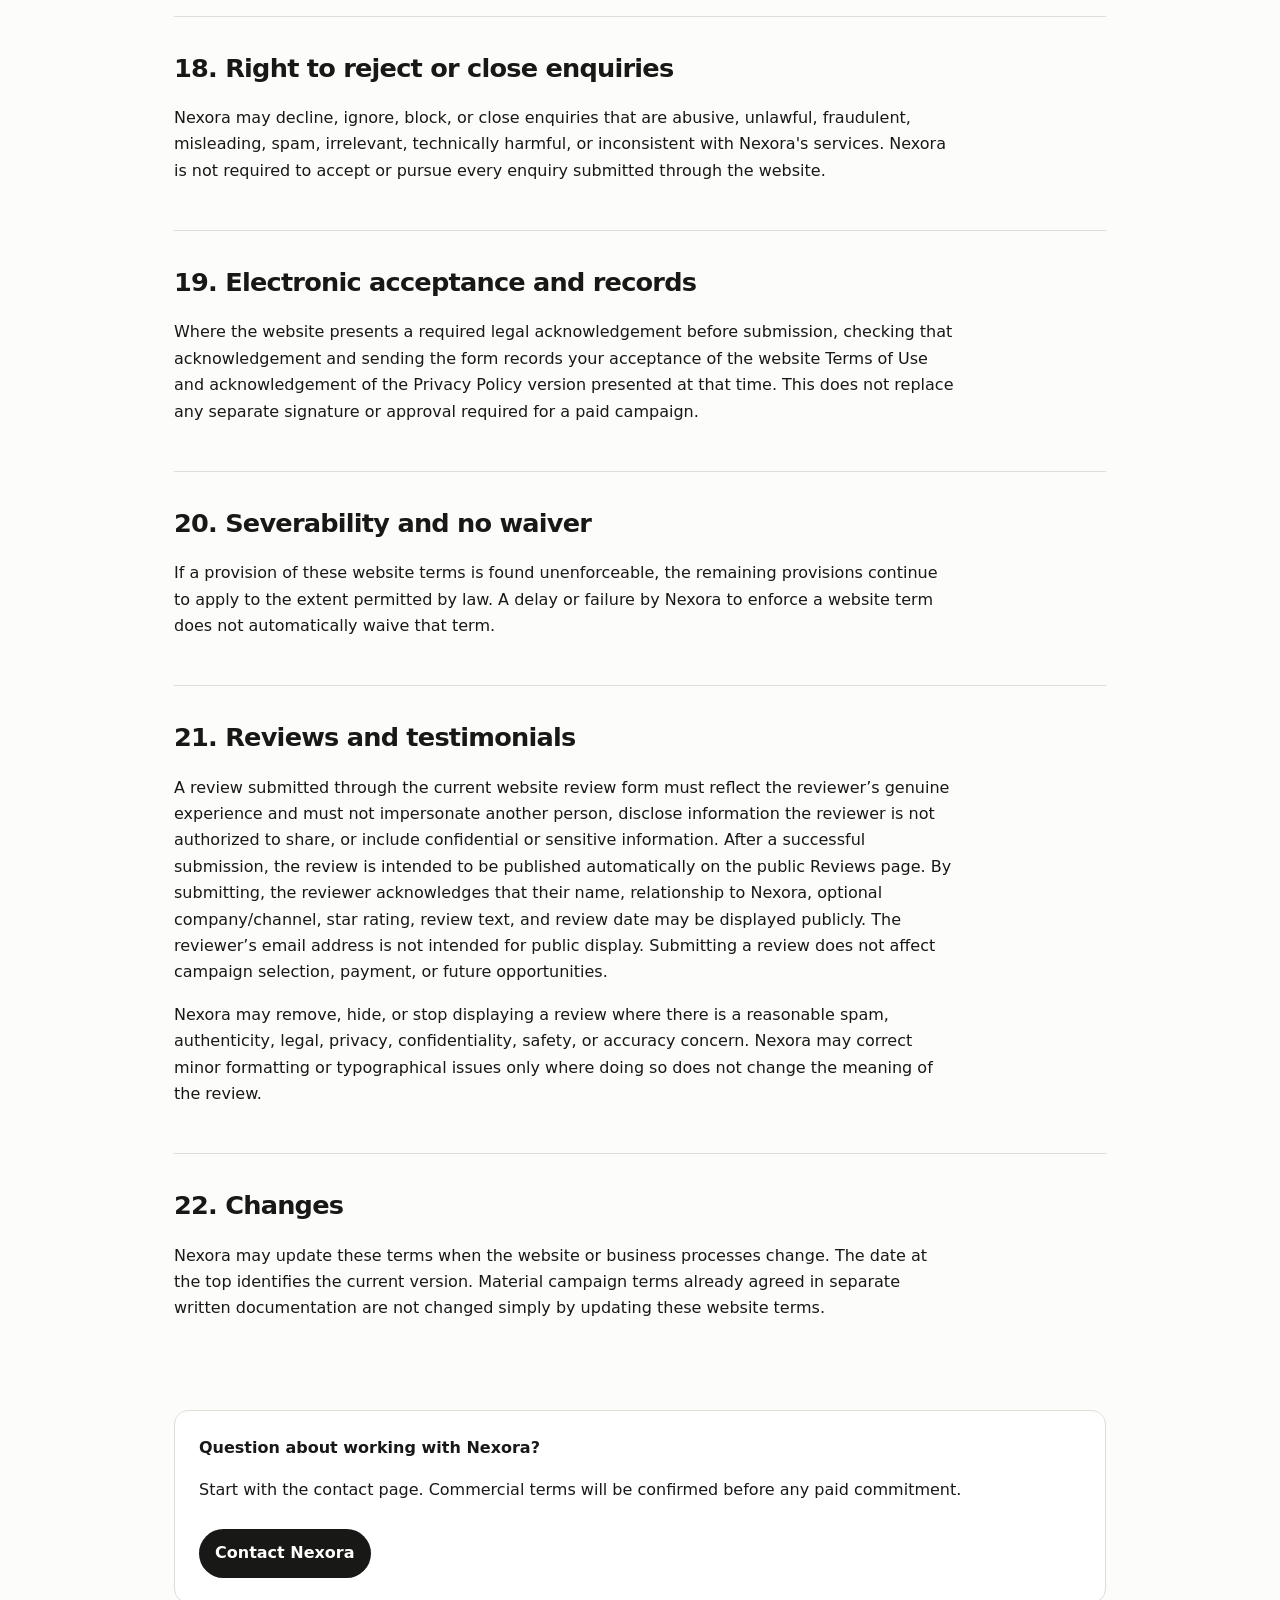
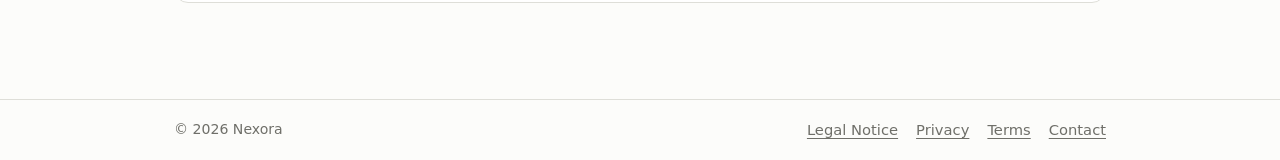
<file: terms/index.html>
<!doctype html>
<html lang="en">
<head>
<meta charset="utf-8">
<meta name="viewport" content="width=device-width,initial-scale=1">
<meta name="theme-color" content="#fcfcfa">
<title>Terms of Use | Nexora</title>
<meta name="description" content="Terms governing use of the Nexora website and enquiries submitted through it.">
<link rel="stylesheet" href="/legal.css">
</head>
<body>
<header><div class="bar"><a class="brand" href="/#home">Nexora</a><nav aria-label="Legal navigation"><a href="/#contact">Contact</a><a href="/privacy/">Privacy</a></nav></div></header>
<main>
<div class="hero"><p class="eyebrow">Website terms</p><h1>Terms of Use</h1><p>These terms govern use of the Nexora website. Paid creator partnerships are governed by separate written campaign terms, not by a contact-form submission alone.</p><p class="updated">Last updated: September 26, 2026</p></div>

<section><h2>1. About this website</h2><p>Business and operator information for this website is available in the <a href="/legal/">Legal Notice</a>.</p><p>Nexora helps brands and creators explore potential creator-partnership opportunities. The website provides general information, lets visitors submit enquiries, and helps start commercial conversations.</p></section>

<section><h2>2. No partnership is created by using the site</h2><p>Submitting a form, receiving a reply, being researched by Nexora, being included in a potential shortlist, or discussing a possible campaign does not by itself create an agency relationship, representation agreement, sponsorship, employment relationship, exclusivity obligation, or binding commercial commitment.</p><p>A paid campaign becomes binding only when the relevant parties agree the commercial terms in the applicable written campaign agreement, order confirmation, creator confirmation, invoice, or other agreed document.</p></section>

<section><h2>3. Campaign terms are separate</h2><p>When a brand and creator want to proceed, the campaign-specific documents should define the creator, deliverables, price, payment schedule, timeline, approval process, revisions, usage/licensing rights, exclusivity, disclosure requirements, cancellation rules, and any other material conditions. If those campaign documents conflict with these website Terms of Use, the campaign-specific documents control for that campaign.</p></section>

<section><h2>4. Payments</h2><p>The public website does not currently take payments or create an obligation to pay merely because a form is submitted. Any payment obligation must be stated in separate written commercial documentation that identifies the relevant amount, currency, payee, due date, and payment terms.</p><p>Nexora does not claim on this website that any particular bank account, company registration, tax number, or payment method applies to every campaign. Those details are confirmed in the relevant invoice or agreement.</p></section>

<section><h2>5. Creator information and performance</h2><p>Nexora may use creator-supplied information, public information, platform data, media kits, or third-party sources when evaluating creator fit. Audience size, views, demographics, rates, availability, and platform performance can change. Unless a campaign agreement expressly says otherwise, historical performance is not a guarantee of future views, conversions, sales, or other results.</p></section>

<section><h2>6. Information you submit</h2><p>You are responsible for providing information you are authorized to share and for keeping material information reasonably accurate. Do not submit another person's private information, intellectual property you are not allowed to provide, passwords, payment-card information, government IDs, health information, authentication secrets, unpublished trade secrets, or other highly sensitive material through the public enquiry forms.</p><p>You keep ownership of content and materials you submit. You give Nexora permission to use the submitted material only as reasonably needed to review your enquiry, communicate with you, evaluate potential partnerships, prevent abuse, maintain reasonable business records, and perform an agreed campaign.</p></section>

<section><h2>7. Acceptable use</h2><p>You may not use the site to send unlawful, fraudulent, abusive, malicious, misleading, infringing, or spam content; interfere with site security or availability; attempt unauthorized access; or use automated methods in a way that materially disrupts the site.</p></section>

<section><h2>8. Intellectual property</h2><p>The Nexora name, website design, original copy, graphics, and other original site materials are protected by applicable intellectual-property laws. Third-party names, marks, images, icons, and other materials remain the property of their respective owners and are used under applicable licenses or permissions.</p></section>

<section><h2>9. Third-party services and links</h2><p>The site relies on third-party infrastructure and may link to third-party websites. Nexora does not control every third-party service and is not responsible for third-party content, availability, privacy practices, or terms. Use of those services may be subject to their own terms and privacy policies.</p></section>

<section><h2>10. Advertising disclosures and truthful content</h2><p>Nexora does not require a creator to make false claims or hide a sponsorship where disclosure is required. Brands and creators remain responsible for complying with applicable advertising, consumer-protection, platform, and endorsement-disclosure requirements for a campaign.</p></section>

<section><h2>11. Website availability and warranties</h2><p>The site is provided on an “as available” basis. Nexora does not promise that the website will always be uninterrupted or error-free. To the maximum extent permitted by law, Nexora does not make warranties beyond those that cannot legally be excluded.</p></section>

<section><h2>12. Limitation of responsibility</h2><p>To the maximum extent permitted by applicable law, Nexora is not responsible for indirect or consequential losses caused solely by use of, or inability to use, this public website. Nothing in these terms excludes liability that cannot lawfully be excluded. Liability and remedies relating to a paid campaign are governed by the applicable campaign documents and law.</p></section>

<section><h2>13. Privacy</h2><p>Use of personal information submitted through the site is described in the <a href="/privacy/">Privacy Policy</a>.</p></section>

<section><h2>14. Governing law</h2><p>These website Terms of Use are governed by the laws of Morocco, subject to any mandatory rights or laws that apply to a particular user regardless of this clause. Disputes that cannot be resolved informally are subject to the competent courts determined under applicable law.</p></section>

<section><h2>15. Authority and information about others</h2><p>By submitting information about another person, creator, company, or organization, you confirm that you are authorized to provide the information for the purpose of the enquiry. You must not impersonate another person or falsely claim authority to bind or represent them.</p></section>

<section><h2>16. Age and legal capacity</h2><p>The website may be used to start a conversation, but a website enquiry does not create a binding paid campaign. A person who is not legally able to enter the relevant commercial agreement must not sign, accept, or purport to bind themselves or another party without the involvement of a parent, guardian, or other legally authorized representative where required.</p></section>

<section><h2>17. No NDA or confidential relationship from a form</h2><p>Submitting information through the public enquiry form does not by itself create an NDA, fiduciary duty, agency duty, or other confidential relationship. Do not send trade secrets or highly confidential information through the form. If confidential information is genuinely required for a potential campaign, the parties can agree appropriate confidentiality terms separately before it is shared.</p></section>

<section><h2>18. Right to reject or close enquiries</h2><p>Nexora may decline, ignore, block, or close enquiries that are abusive, unlawful, fraudulent, misleading, spam, irrelevant, technically harmful, or inconsistent with Nexora's services. Nexora is not required to accept or pursue every enquiry submitted through the website.</p></section>

<section><h2>19. Electronic acceptance and records</h2><p>Where the website presents a required legal acknowledgement before submission, checking that acknowledgement and sending the form records your acceptance of the website Terms of Use and acknowledgement of the Privacy Policy version presented at that time. This does not replace any separate signature or approval required for a paid campaign.</p></section>

<section><h2>20. Severability and no waiver</h2><p>If a provision of these website terms is found unenforceable, the remaining provisions continue to apply to the extent permitted by law. A delay or failure by Nexora to enforce a website term does not automatically waive that term.</p></section>

<section><h2>21. Reviews and testimonials</h2><p>A review submitted through the current website review form must reflect the reviewer’s genuine experience and must not impersonate another person, disclose information the reviewer is not authorized to share, or include confidential or sensitive information. After a successful submission, the review is intended to be published automatically on the public Reviews page. By submitting, the reviewer acknowledges that their name, relationship to Nexora, optional company/channel, star rating, review text, and review date may be displayed publicly. The reviewer’s email address is not intended for public display. Submitting a review does not affect campaign selection, payment, or future opportunities.</p><p>Nexora may remove, hide, or stop displaying a review where there is a reasonable spam, authenticity, legal, privacy, confidentiality, safety, or accuracy concern. Nexora may correct minor formatting or typographical issues only where doing so does not change the meaning of the review.</p></section><section><h2>22. Changes</h2><p>Nexora may update these terms when the website or business processes change. The date at the top identifies the current version. Material campaign terms already agreed in separate written documentation are not changed simply by updating these website terms.</p></section>

<div class="cta"><strong>Question about working with Nexora?</strong><p>Start with the contact page. Commercial terms will be confirmed before any paid commitment.</p><a class="button" href="/#contact">Contact Nexora</a></div>
</main>
<footer><div class="bar"><span>© 2026 Nexora</span><nav><a href="/legal/">Legal Notice</a><a href="/privacy/">Privacy</a><a href="/terms/">Terms</a><a href="/#contact">Contact</a></nav></div></footer>
</body></html>
</file>
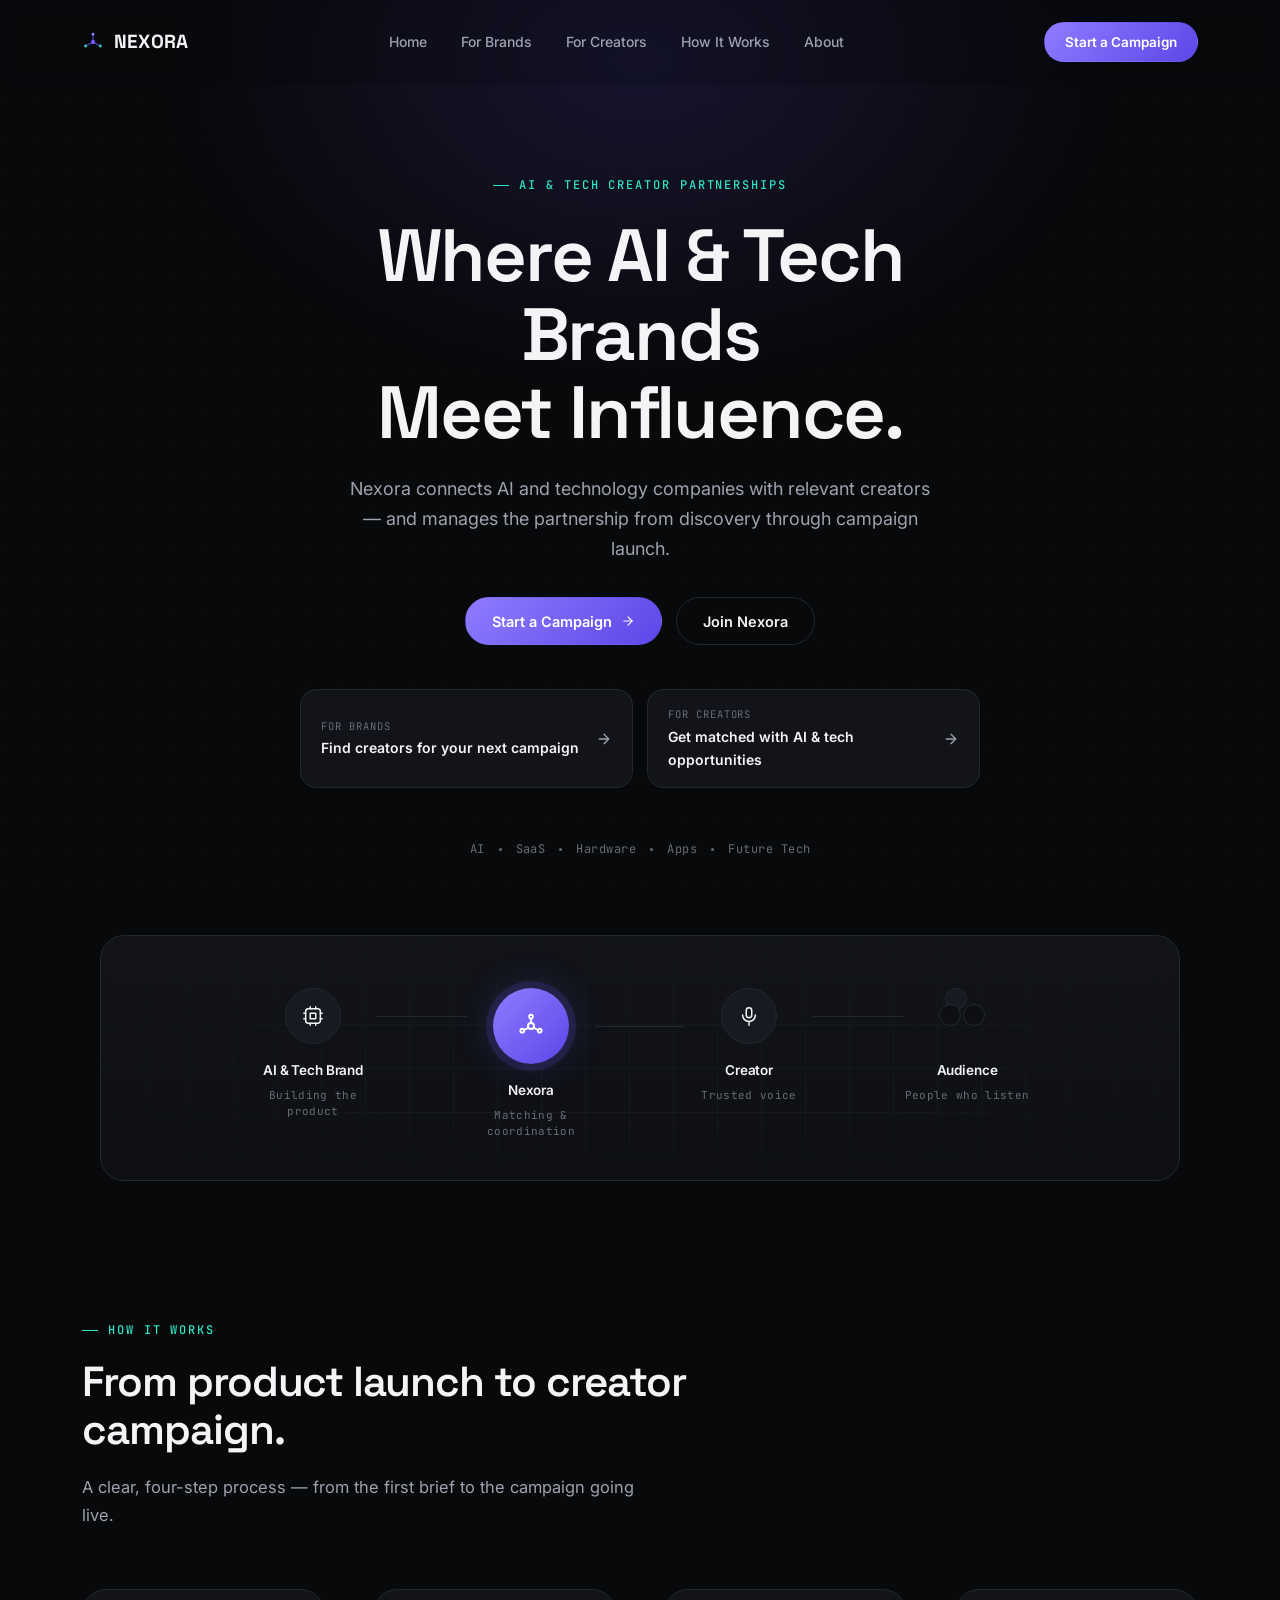
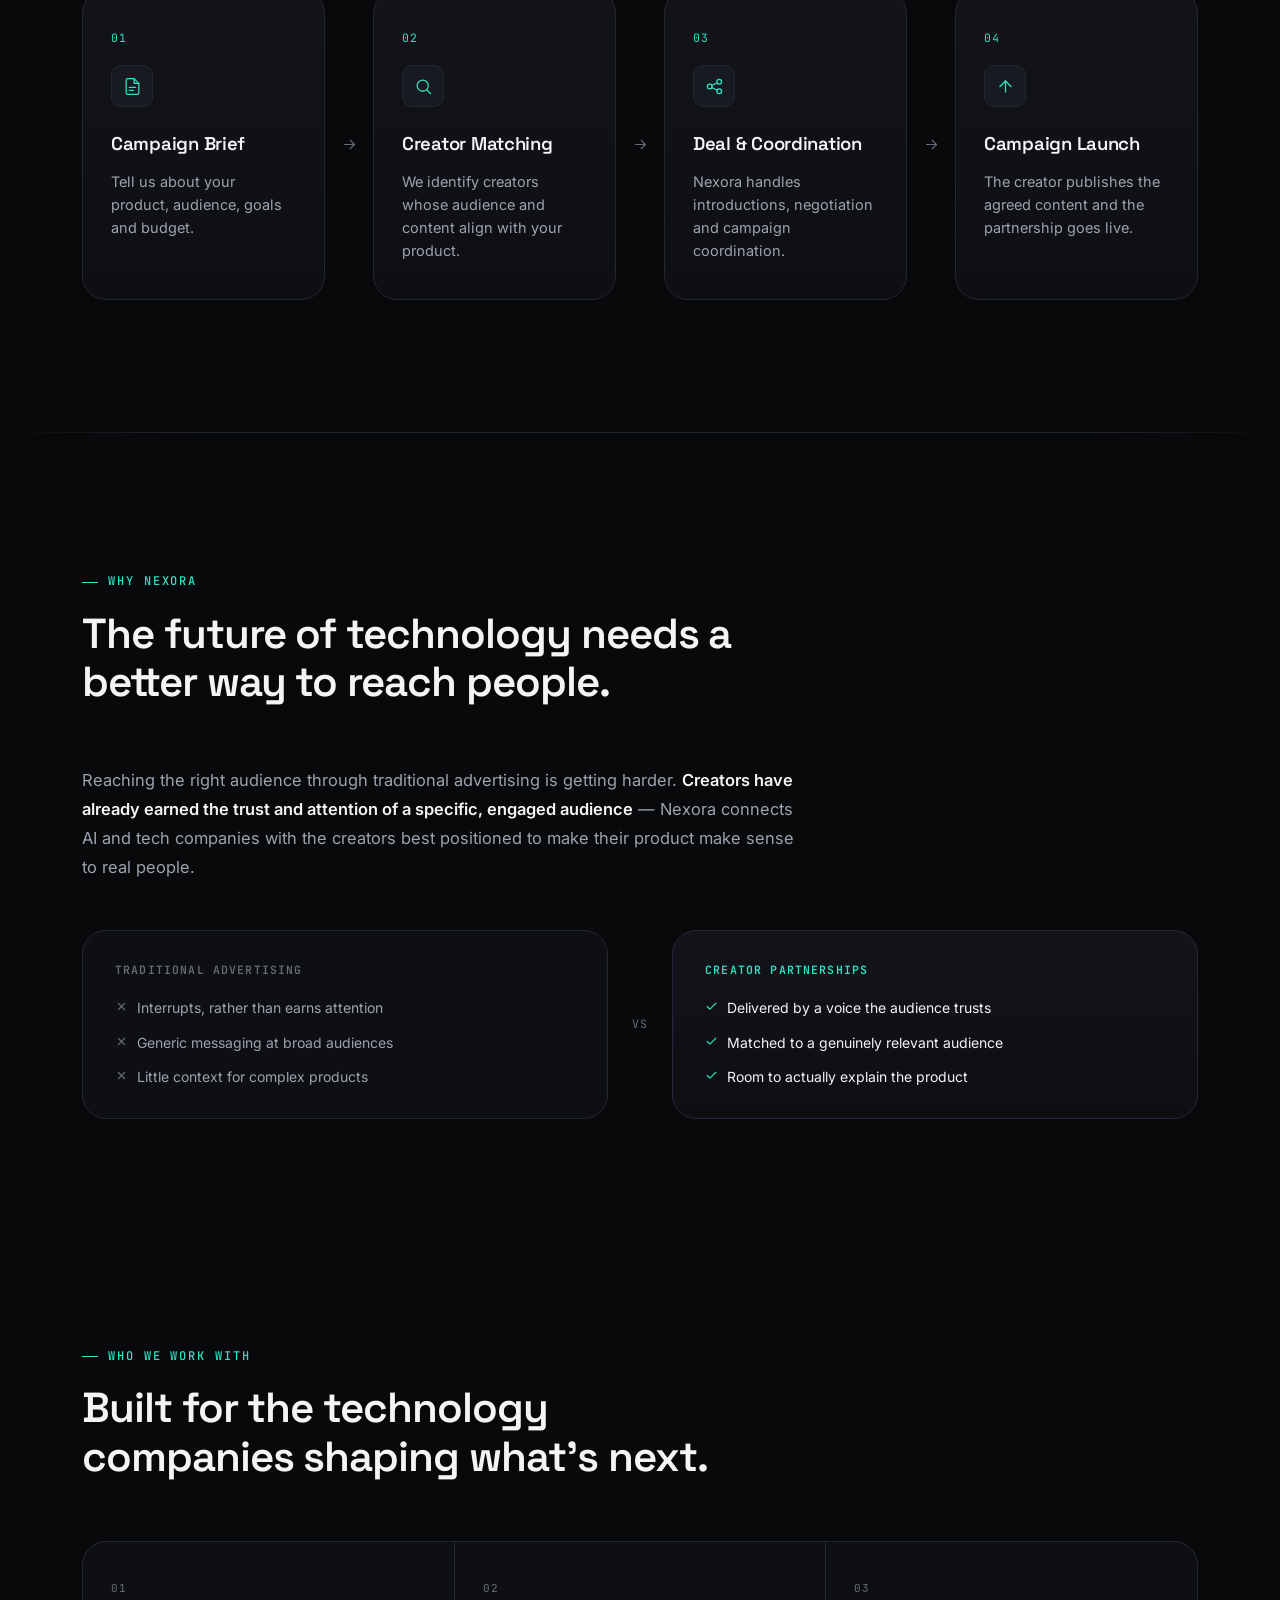
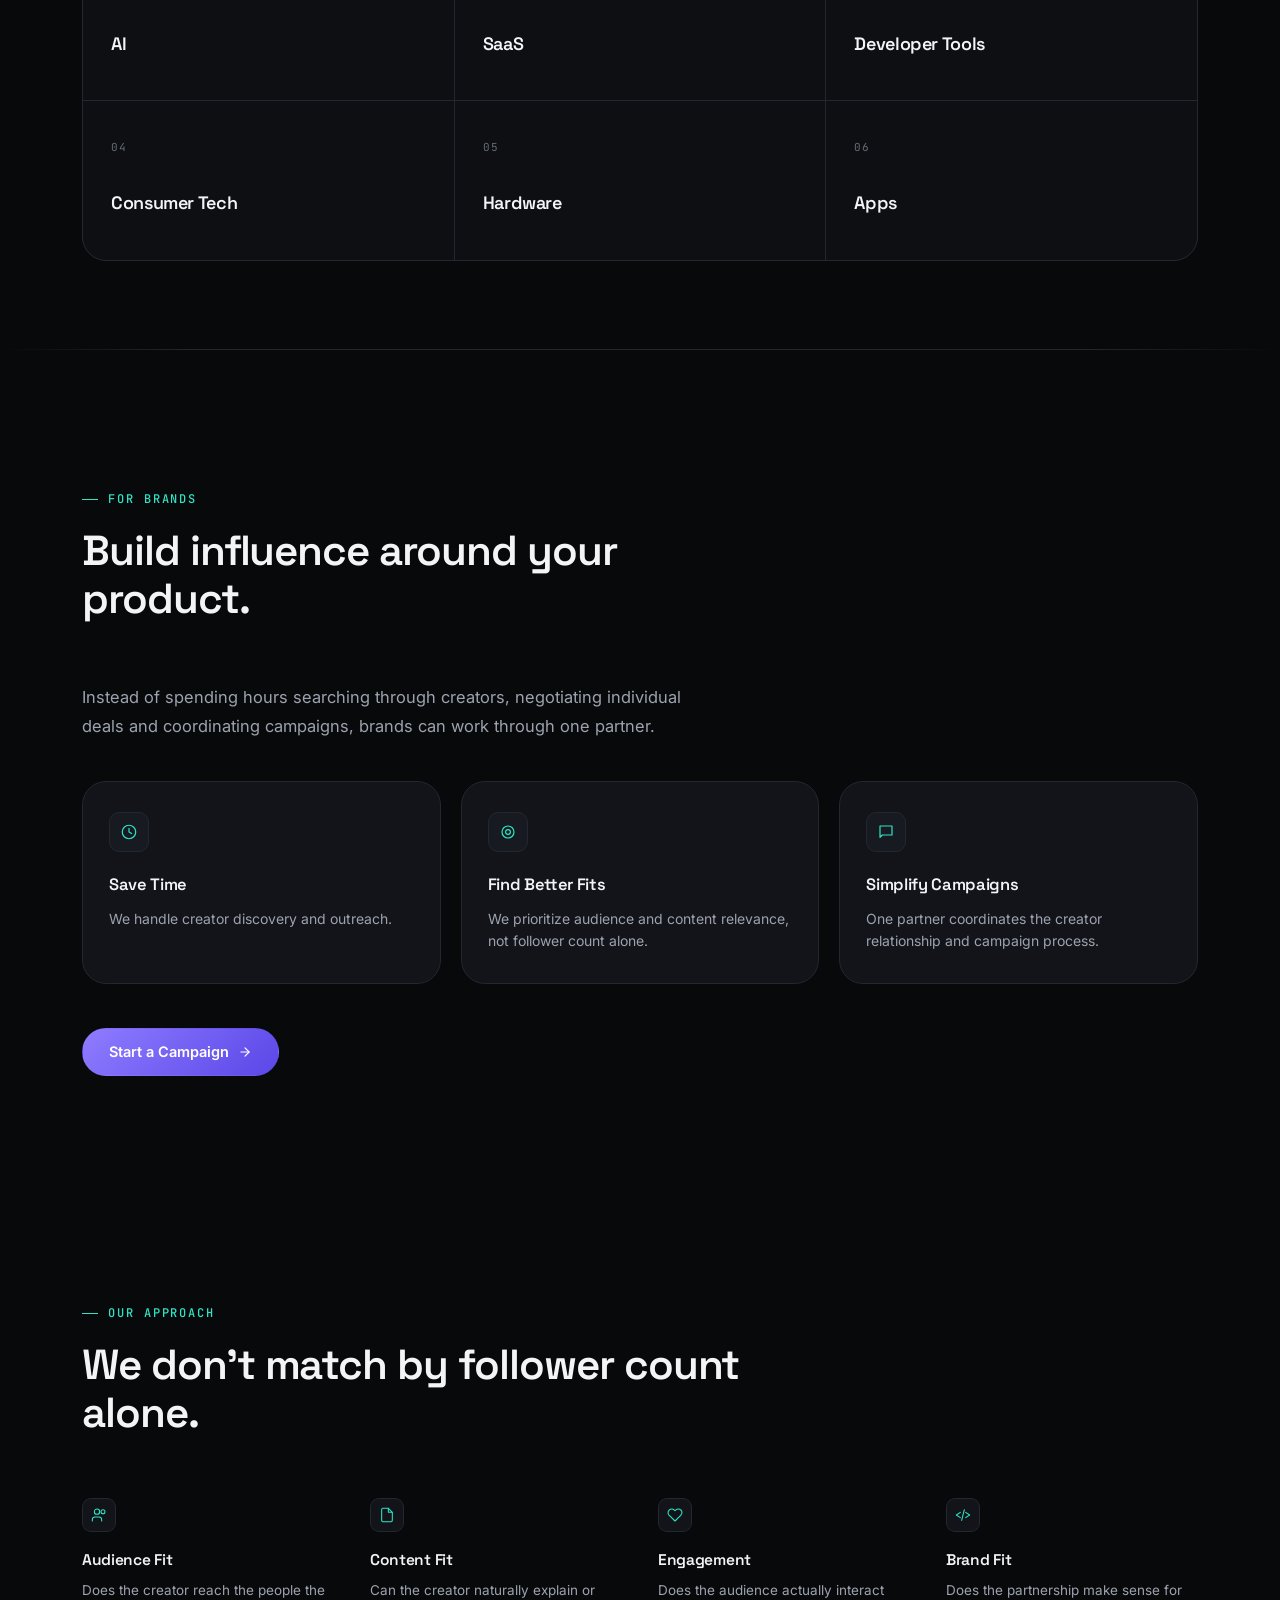
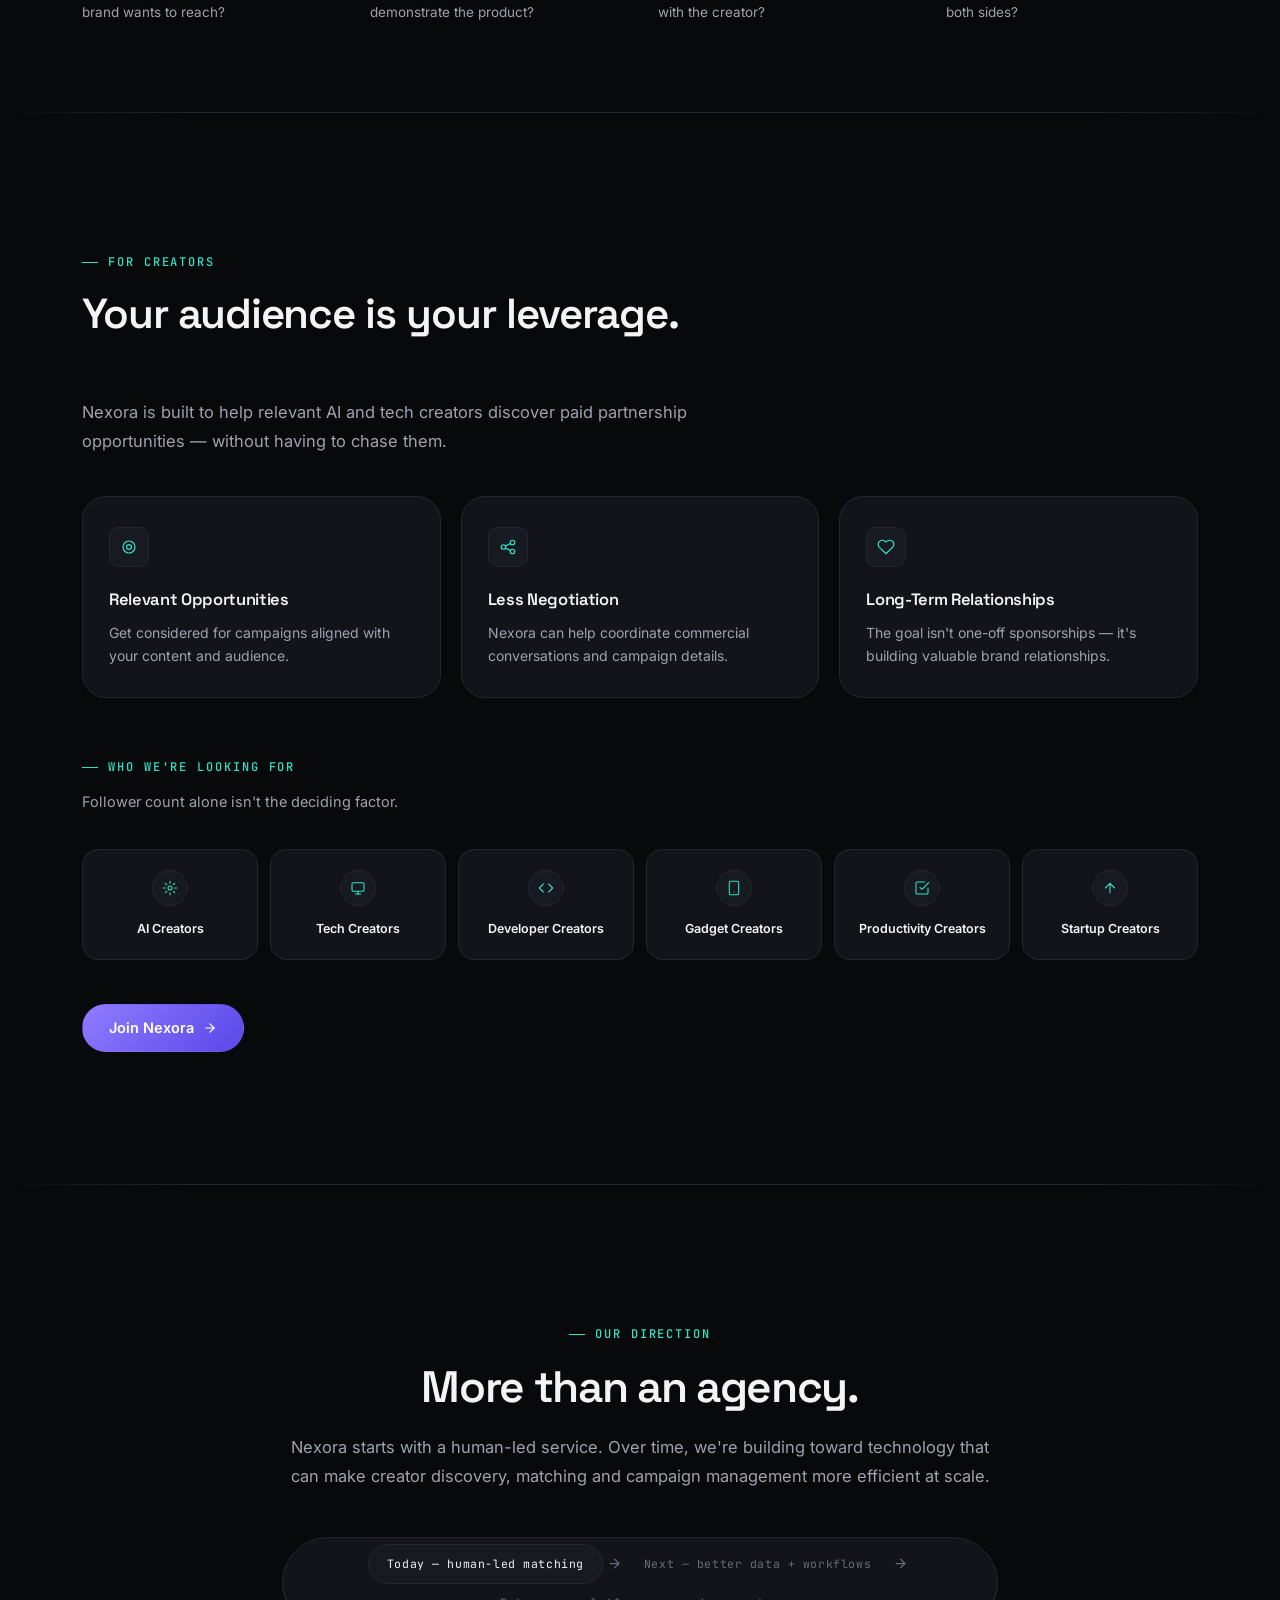
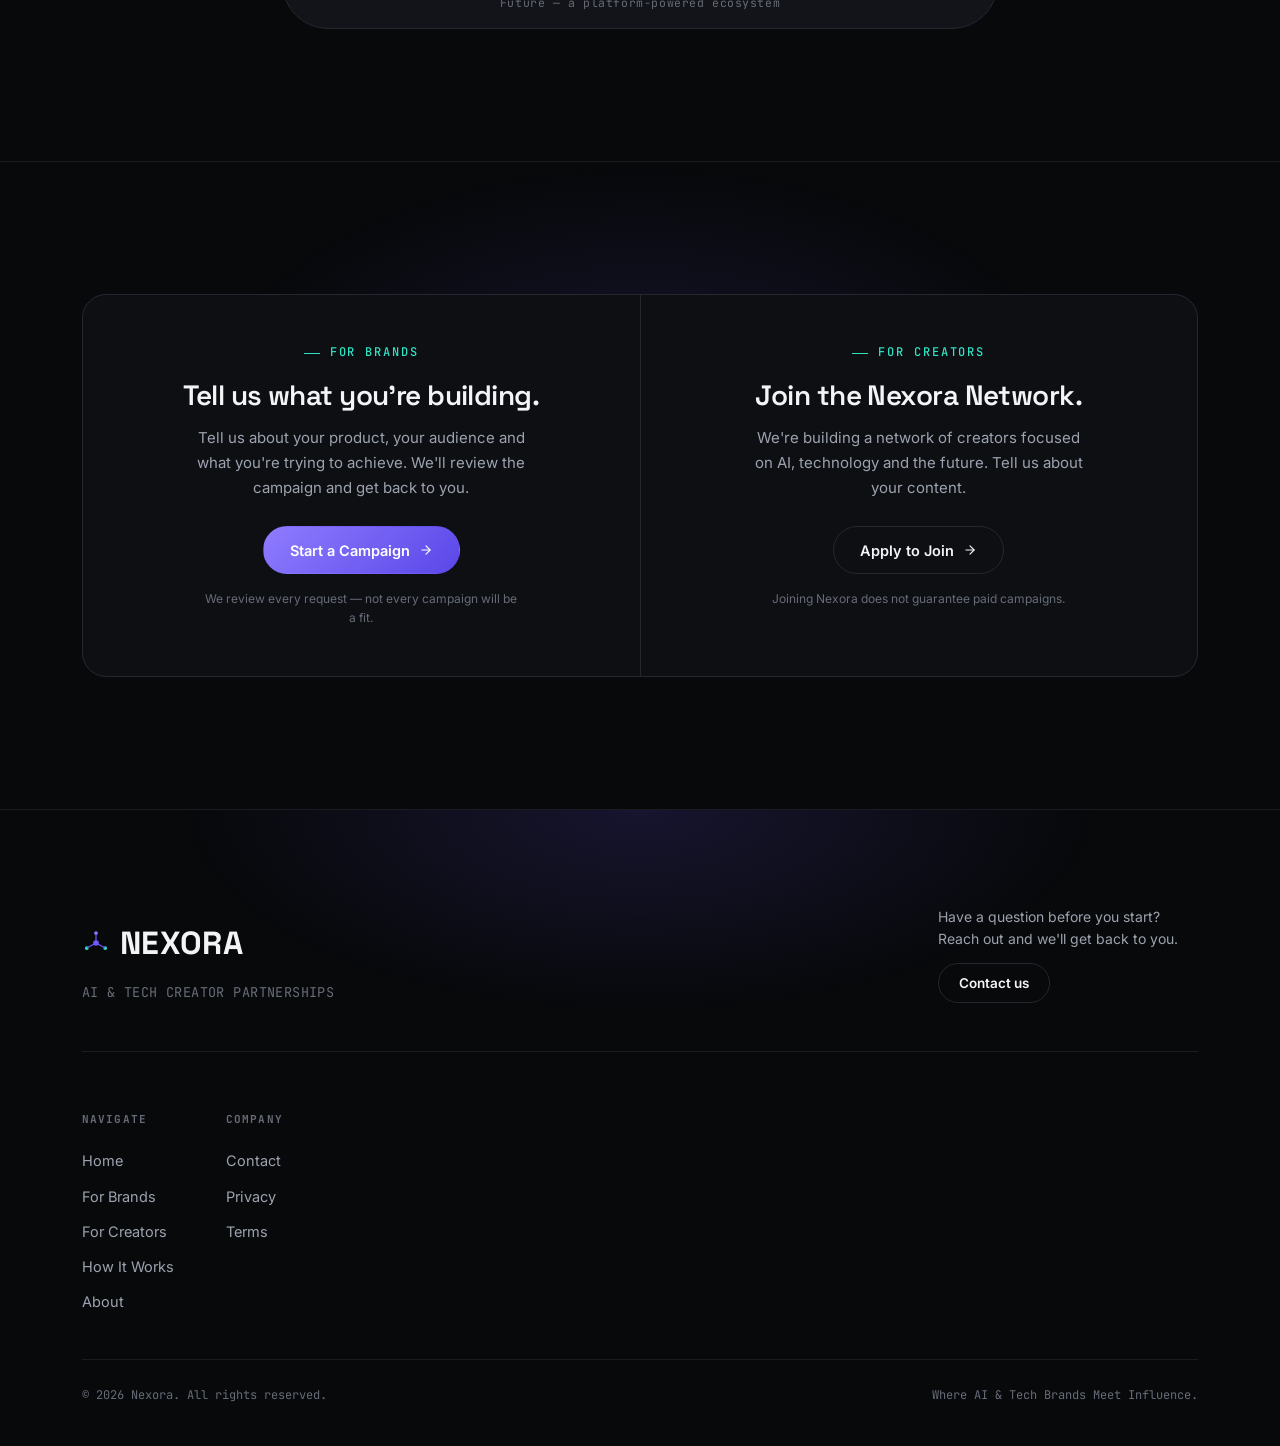
<file: index 2.html>
<!DOCTYPE html>
<html lang="en">
<head>
<meta charset="UTF-8">
<meta name="viewport" content="width=device-width, initial-scale=1.0">
<title>Nexora — Where AI & Tech Brands Meet Influence</title>
<meta name="description" content="Nexora connects AI and technology companies with relevant creators and manages the partnership from discovery through campaign launch. Creator discovery, matching, negotiation and coordination for AI & tech brands.">
<meta name="keywords" content="AI influencer marketing, tech creator agency, AI brand partnerships, creator discovery, tech influencer network">
<meta property="og:title" content="Nexora — Where AI & Tech Brands Meet Influence">
<meta property="og:description" content="Nexora connects AI and technology companies with relevant creators and manages the partnership from discovery through campaign launch.">
<meta property="og:type" content="website">
<meta name="theme-color" content="#08090B">
<link rel="preconnect" href="https://fonts.googleapis.com">
<link rel="preconnect" href="https://fonts.gstatic.com" crossorigin>
<link href="https://fonts.googleapis.com/css2?family=Space+Grotesk:wght@400;500;600;700&family=Inter:wght@400;500;600;700;800&family=JetBrains+Mono:wght@400;500&display=swap" rel="stylesheet">
<style>

/* ============================================================
   TOKENS
   ============================================================ */
:root{
  --bg:            #08090B;
  --bg-raise:      #0D0F13;
  --surface:       #121419;
  --surface-2:     #171A20;
  --border:        #23272F;
  --border-soft:   #191C22;

  --text-1:        #F3F4F6;
  --text-2:        #9CA3AF;
  --text-3:        #666C78;

  --accent:        #6E5BFF;
  --accent-2:      #8F7CFF;
  --accent-dim:    #6E5BFF26;
  --accent-line:   #6E5BFF55;
  --signal:        #2FE3C4;
  --signal-dim:    #2FE3C426;
  --signal-line:   #2FE3C455;
  --danger:        #E5787B;
  --danger-dim:    #2A1414;

  --font-display:  'Space Grotesk', 'Inter', sans-serif;
  --font-body:     'Inter', sans-serif;
  --font-mono:     'JetBrains Mono', monospace;

  --container:     1180px;
  --radius-s:      10px;
  --radius-m:      16px;
  --radius-l:      24px;

  --ease:          cubic-bezier(.19,1,.22,1);
  --btn-h:         48px;
  --btn-h-sm:      40px;
}

*,*::before,*::after{ box-sizing:border-box; }
html{ scroll-behavior:smooth; }
@media (prefers-reduced-motion: reduce){
  html{ scroll-behavior:auto; }
  *,*::before,*::after{ animation-duration:0.001ms !important; animation-iteration-count:1 !important; transition-duration:0.001ms !important; scroll-behavior:auto !important; }
}

body{
  margin:0;
  background:var(--bg);
  color:var(--text-1);
  font-family:var(--font-body);
  font-size:16px;
  line-height:1.6;
  -webkit-font-smoothing:antialiased;
  overflow-x:hidden;
  position:relative;
}

body::before{
  content:'';
  position:fixed;
  inset:0;
  background-image:radial-gradient(circle at 1px 1px, rgba(255,255,255,0.028) 1px, transparent 0);
  background-size:34px 34px;
  pointer-events:none;
  z-index:0;
  opacity:0.6;
}

img,svg{ display:block; max-width:100%; }
a{ color:inherit; text-decoration:none; }
button{ font-family:inherit; cursor:pointer; }
h1,h2,h3,h4{ font-family:var(--font-display); margin:0; font-weight:600; letter-spacing:-0.02em; }
p{ margin:0; }
ul{ margin:0; padding:0; list-style:none; }

::selection{ background:var(--accent); color:#fff; }
:focus-visible{ outline:2px solid var(--signal); outline-offset:3px; border-radius:4px; }

.container{ max-width:var(--container); margin:0 auto; padding:0 32px; position:relative; z-index:1; }

/* keep anchor targets clear of the fixed navbar */
#top, #brands, #creators, #how-it-works, #about{ scroll-margin-top:96px; }
@media (max-width:900px){ #top, #brands, #creators, #how-it-works, #about{ scroll-margin-top:78px; } }

.eyebrow{
  font-family:var(--font-mono);
  font-size:12px;
  letter-spacing:0.16em;
  text-transform:uppercase;
  color:var(--signal);
  display:inline-flex;
  align-items:center;
  gap:10px;
  font-weight:500;
}
.eyebrow::before{ content:''; width:16px; height:1px; background:var(--signal); display:block; }

.section{ padding:132px 0; position:relative; }
.section-tight{ padding:88px 0; }
@media (max-width:768px){
  .section{ padding:84px 0; }
  .section-tight{ padding:64px 0; }
  .container{ padding:0 22px; }
}
@media (max-width:480px){
  .section{ padding:64px 0; }
  .section-tight{ padding:52px 0; }
}

.section-head{ max-width:660px; margin-bottom:60px; }
.section-head h2{ font-size:clamp(28px,4vw,42px); line-height:1.15; margin-top:18px; letter-spacing:-0.025em; }
.section-head p{ margin-top:18px; color:var(--text-2); font-size:16.5px; line-height:1.7; max-width:560px; }
.section-head.center{ margin-left:auto; margin-right:auto; text-align:center; }

.divider{ height:1px; background:linear-gradient(90deg, transparent, var(--border) 15%, var(--border) 85%, transparent); border:none; margin:0; }

.reveal{ opacity:0; transform:translateY(22px); transition:opacity .8s var(--ease), transform .8s var(--ease); }
.reveal.is-visible{ opacity:1; transform:translateY(0); }
.reveal-stagger > *{ transition-delay:calc(var(--i, 0) * 90ms); }

/* ============================================================
   BUTTONS
   ============================================================ */
.btn{
  display:inline-flex; align-items:center; justify-content:center; gap:9px;
  height:var(--btn-h); font-weight:600; font-size:14.5px; padding:0 26px;
  border-radius:999px; border:1px solid transparent;
  transition:transform .4s var(--ease), background .3s ease, border-color .3s ease, box-shadow .4s var(--ease), color .3s ease, opacity .25s ease;
  white-space:nowrap;
}
.btn .arrow{ width:14px; height:14px; transition:transform .4s var(--ease); flex:none; }
.btn:hover .arrow{ transform:translateX(4px); }
.btn-primary{ background:var(--text-1); color:#08090B; }
.btn-primary:hover{ transform:translateY(-2px); box-shadow:0 14px 30px -10px rgba(255,255,255,0.22); }
.btn-ghost{ background:transparent; color:var(--text-1); border-color:var(--border); }
.btn-ghost:hover{ border-color:#3A4049; background:var(--surface); transform:translateY(-2px); }
.btn-accent{ background:linear-gradient(135deg, var(--accent-2), #5A47E8); color:#fff; }
.btn-accent:hover{ transform:translateY(-2px); box-shadow:0 16px 34px -10px var(--accent-line); }
.btn-sm{ height:var(--btn-h-sm); padding:0 20px; font-size:13.5px; }
.btn svg{ width:15px; height:15px; }
.btn:disabled{ opacity:0.7; cursor:default; transform:none !important; box-shadow:none !important; }
.btn-block{ width:100%; }
@media (max-width:480px){
  .hero-actions .btn,
  .final-col .btn{ width:100%; }
}

/* ============================================================
   NAVBAR
   ============================================================ */
.nav{
  position:fixed; top:0; left:0; right:0; z-index:100; padding:22px 0;
  transition:padding .4s var(--ease), background .4s ease, border-color .4s ease, backdrop-filter .4s ease;
  border-bottom:1px solid transparent;
  background:rgba(8,9,11,0.2);
  backdrop-filter:blur(6px); -webkit-backdrop-filter:blur(6px);
}
.nav.scrolled{
  padding:14px 0; background:rgba(8,9,11,0.82);
  backdrop-filter:blur(18px) saturate(160%); -webkit-backdrop-filter:blur(18px) saturate(160%);
  border-bottom:1px solid var(--border-soft);
}
.nav .container{ display:flex; align-items:center; justify-content:space-between; }
.logo{ font-family:var(--font-display); font-weight:700; font-size:19px; letter-spacing:0.01em; display:flex; align-items:center; gap:10px; }
.logo-mark{ width:22px; height:22px; flex:none; }
.nav-links{ display:flex; align-items:center; gap:6px; }
.nav-links a{ font-size:14px; color:var(--text-2); font-weight:500; transition:color .25s ease; position:relative; padding:8px 14px; border-radius:8px; }
.nav-links a::after{ content:''; position:absolute; left:14px; right:14px; bottom:2px; height:1px; background:var(--signal); transform:scaleX(0); transform-origin:left; transition:transform .35s var(--ease); }
.nav-links a:hover{ color:var(--text-1); }
.nav-links a:hover::after{ transform:scaleX(1); }
.nav-right{ display:flex; align-items:center; gap:14px; }
.nav-toggle{ display:none; background:none; border:none; width:32px; height:32px; position:relative; }
.nav-toggle span{ position:absolute; left:5px; right:5px; height:1.5px; background:var(--text-1); transition:transform .3s ease, opacity .3s ease; }
.nav-toggle span:nth-child(1){ top:11px; }
.nav-toggle span:nth-child(2){ top:17px; }
.nav-toggle span:nth-child(3){ top:23px; }
.nav-toggle.open span:nth-child(1){ transform:translateY(6px) rotate(45deg); }
.nav-toggle.open span:nth-child(2){ opacity:0; }
.nav-toggle.open span:nth-child(3){ transform:translateY(-6px) rotate(-45deg); }
@media (max-width:900px){
  .nav-links{ position:fixed; top:64px; left:0; right:0; flex-direction:column; align-items:flex-start; gap:0; background:rgba(8,9,11,0.98); backdrop-filter:blur(20px); border-bottom:1px solid var(--border-soft); max-height:0; overflow:hidden; transition:max-height .45s var(--ease); }
  .nav-links.open{ max-height:400px; }
  .nav-links a{ width:100%; padding:16px 22px; border-bottom:1px solid var(--border-soft); border-radius:0; }
  .nav-links a::after{ display:none; }
  .nav-toggle{ display:block; }
}

/* ============================================================
   HERO
   ============================================================ */
.hero{ padding:168px 0 0; position:relative; overflow:hidden; }
.hero::before{
  content:''; position:absolute; top:-320px; left:50%; width:1100px; height:760px; transform:translateX(-50%);
  background:radial-gradient(ellipse at center, var(--accent-dim), transparent 62%); pointer-events:none; z-index:0;
}
.hero-copy{ position:relative; z-index:1; max-width:760px; margin:0 auto; text-align:center; }
.hero-copy .eyebrow{ justify-content:center; }
.hero-copy h1{ font-size:clamp(38px,6vw,74px); line-height:1.06; letter-spacing:-0.03em; margin-top:22px; }
.hero-copy h1 br.brk{ display:none; }
@media (min-width:640px){ .hero-copy h1 br.brk{ display:block; } }
.hero-copy p.sub{ margin:22px auto 0; font-size:18px; color:var(--text-2); max-width:600px; line-height:1.65; }
.hero-actions{ display:flex; gap:14px; margin-top:34px; flex-wrap:wrap; justify-content:center; }

/* two primary paths */
.hero-paths{
  margin:44px auto 0; max-width:680px; display:grid; grid-template-columns:1fr 1fr; gap:14px;
}
.path-card{
  display:flex; align-items:center; justify-content:space-between; gap:10px;
  border:1px solid var(--border); border-radius:var(--radius-m);
  background:var(--surface); padding:16px 20px;
  text-align:left; transition:border-color .3s ease, background .3s ease, transform .3s var(--ease);
}
.path-card:hover{ border-color:#333a45; background:var(--surface-2); transform:translateY(-2px); }
.path-card .p-text{ display:flex; flex-direction:column; gap:3px; }
.path-card .p-tag{ font-family:var(--font-mono); font-size:10.5px; letter-spacing:0.09em; text-transform:uppercase; color:var(--text-3); }
.path-card .p-title{ font-size:14px; font-weight:600; color:var(--text-1); }
.path-card svg{ width:16px; height:16px; stroke:var(--text-2); flex:none; transition:transform .3s var(--ease); }
.path-card:hover svg{ transform:translateX(3px); stroke:var(--signal); }
@media (max-width:640px){ .hero-paths{ grid-template-columns:1fr; } }

.hero-tags{
  margin-top:52px; display:flex; align-items:center; gap:14px; flex-wrap:wrap; justify-content:center;
  font-family:var(--font-mono); font-size:12px; color:var(--text-3); letter-spacing:0.04em;
}
.hero-tags .dot{ width:3px; height:3px; border-radius:50%; background:var(--text-3); }

/* ---- pipeline visual ---- */
.pipeline-wrap{
  position:relative; z-index:1; margin:76px auto 0; max-width:1080px; padding:52px 40px 40px;
  border:1px solid var(--border); border-radius:var(--radius-l);
  background:linear-gradient(180deg, var(--surface) 0%, var(--bg-raise) 100%); overflow:hidden;
}
.pipeline-wrap::before{
  content:''; position:absolute; inset:0;
  background-image:linear-gradient(var(--border-soft) 1px, transparent 1px), linear-gradient(90deg, var(--border-soft) 1px, transparent 1px);
  background-size:44px 44px;
  mask-image:radial-gradient(ellipse at center, black 40%, transparent 85%);
  -webkit-mask-image:radial-gradient(ellipse at center, black 40%, transparent 85%);
  opacity:0.7; pointer-events:none;
}
.pipeline{ position:relative; z-index:1; display:flex; align-items:flex-start; justify-content:center; }
.p-stage{ display:flex; flex-direction:column; align-items:center; width:128px; flex:0 0 auto; text-align:center; }
.p-icon{ width:56px; height:56px; border-radius:50%; border:1px solid var(--border); background:var(--surface-2); display:flex; align-items:center; justify-content:center; position:relative; z-index:2; }
.p-icon svg{ width:22px; height:22px; stroke:var(--text-1); }
.p-stage.hub .p-icon{ width:76px; height:76px; border:none; background:linear-gradient(135deg, var(--accent-2), #5A47E8); box-shadow:0 0 0 7px var(--accent-dim), 0 0 46px -6px var(--accent-line); }
.p-stage.hub .p-icon svg{ stroke:#fff; width:28px; height:28px; }
.p-cluster{ width:56px; height:56px; position:relative; }
.p-cluster span{ position:absolute; width:22px; height:22px; border-radius:50%; border:1px solid var(--border); background:var(--surface-2); }
.p-cluster span:nth-child(1){ top:0; left:6px; }
.p-cluster span:nth-child(2){ top:16px; left:0; background:var(--bg-raise); }
.p-cluster span:nth-child(3){ top:16px; left:24px; background:var(--bg-raise); }
.p-label{ margin-top:16px; font-size:13.5px; font-weight:600; color:var(--text-1); letter-spacing:-0.01em; }
.p-sublabel{ margin-top:5px; font-size:11px; font-family:var(--font-mono); color:var(--text-3); letter-spacing:0.03em; line-height:1.5; }
.p-connector{ flex:1 1 auto; height:1px; min-width:26px; max-width:90px; background:var(--border); margin-top:28px; position:relative; overflow:visible; }
.p-connector.from-hub{ margin-top:38px; }
.p-connector .dot{ position:absolute; top:50%; left:0; width:6px; height:6px; margin-top:-3px; border-radius:50%; background:var(--signal); box-shadow:0 0 10px 2px var(--signal-line); animation:flowX 2.4s linear infinite; opacity:0; }
.p-connector .dot.d2{ animation-delay:0.8s; }
.p-connector.accent .dot{ background:var(--accent-2); box-shadow:0 0 10px 2px var(--accent-line); }
@keyframes flowX{ 0%{ left:0%; opacity:0; } 8%{ opacity:1; } 92%{ opacity:1; } 100%{ left:100%; opacity:0; } }
@keyframes flowY{ 0%{ top:0%; opacity:0; } 8%{ opacity:1; } 92%{ opacity:1; } 100%{ top:100%; opacity:0; } }
@media (max-width:820px){
  .pipeline-wrap{ padding:36px 20px 30px; }
  .pipeline{ flex-direction:column; align-items:center; }
  .p-stage{ width:auto; }
  .p-connector{ width:1px; height:34px; min-width:0; max-width:none; margin:6px 0; }
  .p-connector .dot{ top:0; left:50%; margin-top:0; margin-left:-3px; animation-name:flowY; }
}
@media (max-width:900px){ .hero{ padding:144px 0 0; } .pipeline-wrap{ margin-top:56px; } }
@media (max-width:480px){ .hero{ padding:130px 0 0; } .pipeline-wrap{ margin-top:44px; padding:30px 16px 26px; } }

/* ============================================================
   FLOW / JOURNEY / BENEFIT GRID (shared card system)
   ============================================================ */
.flow-grid{ display:flex; align-items:stretch; gap:0; }
.flow-grid.gapped{ gap:20px; }
.flow-card{
  flex:1; background:linear-gradient(180deg, var(--surface), var(--bg-raise)); border:1px solid var(--border);
  border-radius:var(--radius-l); padding:34px 28px 36px; position:relative; overflow:hidden;
  transition:transform .4s var(--ease), border-color .4s ease;
}
.flow-card:hover{ transform:translateY(-6px); border-color:#2C313B; }
.flow-card::after{ content:''; position:absolute; top:-40%; right:-40%; width:220px; height:220px; background:radial-gradient(circle, var(--accent-dim), transparent 70%); opacity:0; transition:opacity .5s ease; }
.flow-card:hover::after{ opacity:1; }
.flow-arrow{ flex:0 0 auto; display:flex; align-items:center; justify-content:center; width:48px; }
.flow-arrow svg{ width:17px; height:17px; stroke:var(--text-3); }
.flow-num{ font-family:var(--font-mono); font-size:11.5px; color:var(--signal); letter-spacing:0.08em; }
.flow-icon{ width:42px; height:42px; border-radius:10px; background:var(--surface-2); border:1px solid var(--border); display:flex; align-items:center; justify-content:center; margin:16px 0 22px; position:relative; z-index:1; }
.flow-icon svg{ width:19px; height:19px; stroke:var(--signal); }
.flow-card h3{ font-size:18.5px; position:relative; z-index:1; letter-spacing:-0.015em; }
.flow-card p{ margin-top:11px; color:var(--text-2); font-size:14.5px; line-height:1.6; position:relative; z-index:1; }
@media (max-width:900px){
  .flow-grid{ flex-direction:column; }
  .flow-grid .flow-arrow{ width:auto; height:34px; transform:rotate(90deg); }
}

/* value proposition paragraph */
.value-prop{ margin-top:18px; color:var(--text-2); font-size:16.5px; line-height:1.75; max-width:640px; }

/* simple match grid (no heavy cards) */
.match-grid{ display:grid; grid-template-columns:repeat(4,1fr); gap:36px; margin-top:8px; }
.match-item{ text-align:left; }
.match-icon{ width:34px; height:34px; border-radius:9px; background:var(--surface); border:1px solid var(--border); display:flex; align-items:center; justify-content:center; }
.match-icon svg{ width:16px; height:16px; stroke:var(--signal); }
.match-item h4{ margin-top:16px; font-size:15.5px; }
.match-item p{ margin-top:8px; font-size:13.5px; color:var(--text-2); line-height:1.6; }
@media (max-width:820px){ .match-grid{ grid-template-columns:1fr 1fr; gap:28px 24px; } }
@media (max-width:480px){ .match-grid{ grid-template-columns:1fr; } }

/* ============================================================
   FOCUS / WHO WE WORK WITH — interactive categories
   ============================================================ */
.focus-grid{ display:grid; grid-template-columns:repeat(3,1fr); gap:1px; background:var(--border); border:1px solid var(--border); border-radius:var(--radius-l); overflow:hidden; }
.focus-tile{ background:var(--bg-raise); padding:32px 28px; position:relative; overflow:hidden; transition:background .35s ease; min-height:150px; }
.focus-tile:hover{ background:var(--surface); }
.focus-tile::before{ content:''; position:absolute; inset:0; background:radial-gradient(circle at 30% 20%, var(--accent-dim), transparent 60%); opacity:0; transition:opacity .4s ease; }
.focus-tile:hover::before{ opacity:1; }
.focus-num{ font-family:var(--font-mono); font-size:11px; color:var(--text-3); letter-spacing:0.08em; position:relative; z-index:1; }
.focus-tile h4{ margin-top:30px; font-size:18px; position:relative; z-index:1; transition:transform .35s var(--ease); }
.focus-tile:hover h4{ transform:translateX(4px); }
.focus-desc{ margin-top:10px; font-size:13.5px; color:var(--text-2); line-height:1.55; position:relative; z-index:1; max-height:0; opacity:0; overflow:hidden; transition:max-height .4s var(--ease), opacity .35s ease; }
.focus-tile:hover .focus-desc{ max-height:60px; opacity:1; }
@media (max-width:820px){
  .focus-grid{ grid-template-columns:repeat(2,1fr); }
  /* hover doesn't fire reliably on touch — show descriptions by default */
  .focus-desc{ max-height:60px; opacity:1; margin-top:10px; }
  .focus-tile h4{ margin-top:26px; }
}
@media (max-width:560px){ .focus-grid{ grid-template-columns:1fr; } }

/* ============================================================
   BENEFIT CARDS
   ============================================================ */
.benefit-grid{ display:grid; grid-template-columns:repeat(3,1fr); gap:20px; margin-top:40px; }
.benefit-card{ border:1px solid var(--border); border-radius:var(--radius-l); background:var(--surface); padding:30px 26px; transition:transform .35s var(--ease), border-color .35s ease; }
.benefit-card:hover{ transform:translateY(-4px); border-color:#2C313B; }
.benefit-icon{ width:40px; height:40px; border-radius:10px; background:var(--surface-2); border:1px solid var(--border); display:flex; align-items:center; justify-content:center; }
.benefit-icon svg{ width:18px; height:18px; stroke:var(--signal); }
.benefit-card h4{ margin-top:20px; font-size:16.5px; }
.benefit-card p{ margin-top:9px; font-size:14px; color:var(--text-2); line-height:1.62; }
@media (max-width:820px){ .benefit-grid{ grid-template-columns:1fr 1fr; } }
@media (max-width:560px){ .benefit-grid{ grid-template-columns:1fr; } }

/* archetype cards (who we're looking for) */
.creator-cards{ display:flex; flex-wrap:wrap; gap:12px; margin-top:36px; }
.cc-card{ flex:1 1 150px; border:1px solid var(--border); border-radius:var(--radius-m); background:var(--surface); padding:20px 16px; text-align:center; transition:transform .35s var(--ease), border-color .35s ease, background .35s ease; }
.cc-card:hover{ transform:translateY(-4px); border-color:var(--signal-line); background:var(--surface-2); }
.cc-icon{ width:36px; height:36px; border-radius:50%; background:var(--surface-2); border:1px solid var(--border); display:flex; align-items:center; justify-content:center; margin:0 auto 13px; }
.cc-icon svg{ width:16px; height:16px; stroke:var(--signal); }
.cc-card span{ font-size:12.5px; font-weight:600; color:var(--text-1); display:block; }

/* ============================================================
   WHY NEXORA
   ============================================================ */
.story-lead{ max-width:720px; }
.story-lead p{ font-size:16.5px; color:var(--text-2); line-height:1.75; margin-top:14px; }
.story-lead p strong{ color:var(--text-1); font-weight:600; }
.compare{ margin-top:48px; display:grid; grid-template-columns:1fr auto 1fr; gap:0; align-items:stretch; }
.compare-card{ padding:30px 32px; border:1px solid var(--border); border-radius:var(--radius-l); }
.compare-card.old{ background:var(--bg-raise); }
.compare-card.new{ background:linear-gradient(180deg, var(--surface), var(--bg-raise)); border-color:#2A2440; position:relative; }
.compare-card h4{ font-size:11.5px; font-family:var(--font-mono); text-transform:uppercase; letter-spacing:0.1em; color:var(--text-3); }
.compare-card.new h4{ color:var(--signal); }
.compare-card ul{ margin-top:18px; display:flex; flex-direction:column; gap:12px; }
.compare-card li{ font-size:14px; color:var(--text-2); display:flex; align-items:flex-start; gap:9px; }
.compare-card.new li{ color:var(--text-1); }
.compare-card li svg{ width:13px; height:13px; margin-top:3px; flex:none; }
.compare-card.old li svg{ stroke:var(--text-3); }
.compare-card.new li svg{ stroke:var(--signal); }
.compare-vs{ display:flex; align-items:center; justify-content:center; padding:0 24px; font-family:var(--font-mono); font-size:11.5px; color:var(--text-3); letter-spacing:0.1em; }
@media (max-width:820px){ .compare{ grid-template-columns:1fr; gap:14px; } .compare-vs{ padding:2px 0; } }

/* ============================================================
   MANIFESTO
   ============================================================ */
.manifesto{ text-align:center; position:relative; }
.manifesto .container{ max-width:780px; }
.manifesto h2{ font-size:clamp(28px,4.4vw,44px); line-height:1.16; letter-spacing:-0.03em; }
.manifesto p{ margin-top:20px; font-size:16.5px; color:var(--text-2); line-height:1.75; }
.manifesto-track{ margin-top:46px; display:inline-flex; align-items:center; gap:0; border:1px solid var(--border); border-radius:999px; padding:6px; background:var(--surface); flex-wrap:wrap; justify-content:center; }
.manifesto-pill{ font-family:var(--font-mono); font-size:11.5px; letter-spacing:0.05em; padding:10px 18px; border-radius:999px; color:var(--text-3); }
.manifesto-pill.active{ background:var(--surface-2); color:var(--text-1); border:1px solid var(--border); }
.manifesto-arrow{ width:15px; height:15px; stroke:var(--text-3); margin:0 4px; flex:none; }
@media (max-width:640px){ .manifesto-track{ flex-direction:column; border-radius:var(--radius-m); gap:6px; padding:10px; } .manifesto-arrow{ transform:rotate(90deg); margin:2px 0; } }

/* ============================================================
   FINAL CTA — two paths
   ============================================================ */
.final-cta{ border-top:1px solid var(--border-soft); border-bottom:1px solid var(--border-soft); position:relative; overflow:hidden; }
.final-cta::before{ content:''; position:absolute; top:0; left:50%; width:900px; height:520px; transform:translateX(-50%); background:radial-gradient(ellipse at center, var(--accent-dim), transparent 70%); pointer-events:none; }
.final-cta .container{ position:relative; z-index:1; }
.final-grid{ display:grid; grid-template-columns:1fr 1fr; gap:1px; background:var(--border); border:1px solid var(--border); border-radius:var(--radius-l); overflow:hidden; }
.final-col{ background:var(--bg-raise); padding:48px 44px; text-align:center; display:flex; flex-direction:column; align-items:center; }
.final-col h3{ font-size:clamp(22px,3vw,28px); letter-spacing:-0.02em; line-height:1.2; }
.final-col p.fc-sub{ margin-top:14px; color:var(--text-2); font-size:15px; line-height:1.65; max-width:340px; }
.final-col .btn{ margin-top:26px; }
.final-col .fc-note{ margin-top:16px; font-size:12px; color:var(--text-3); max-width:320px; line-height:1.55; }
@media (max-width:768px){ .final-grid{ grid-template-columns:1fr; } .final-col{ padding:40px 26px; } }

/* ============================================================
   FOOTER
   ============================================================ */
footer{ padding:96px 0 40px; position:relative; overflow:hidden; }
footer::before{ content:''; position:absolute; top:-200px; left:50%; width:900px; height:400px; transform:translateX(-50%); background:radial-gradient(ellipse at center, var(--accent-dim), transparent 72%); pointer-events:none; }
.footer-top{ display:flex; justify-content:space-between; align-items:flex-end; flex-wrap:wrap; gap:36px; padding-bottom:48px; }
.footer-brand .logo{ font-size:32px; }
.footer-brand .logo-mark{ width:28px; height:28px; }
.footer-brand p{ color:var(--text-3); font-size:13.5px; margin-top:13px; font-family:var(--font-mono); letter-spacing:0.03em; }
.footer-contact{ display:flex; flex-direction:column; align-items:flex-start; gap:13px; }
.footer-contact p{ color:var(--text-2); font-size:14px; max-width:260px; }
.footer-links{ display:flex; gap:52px; flex-wrap:wrap; padding:40px 0; border-top:1px solid var(--border-soft); }
.footer-col h5{ font-family:var(--font-mono); font-size:11px; letter-spacing:0.1em; text-transform:uppercase; color:var(--text-3); margin-bottom:15px; }
.footer-col a{ display:block; color:var(--text-2); font-size:14.5px; padding:6px 0; transition:color .25s ease; }
.footer-col a:hover{ color:var(--text-1); }
.footer-bottom{ display:flex; justify-content:space-between; align-items:center; padding-top:26px; border-top:1px solid var(--border-soft); flex-wrap:wrap; gap:12px; color:var(--text-3); font-size:12px; font-family:var(--font-mono); }
@media (max-width:768px){ .footer-top{ flex-direction:column; align-items:flex-start; } .footer-links{ gap:32px; } }

/* ============================================================
   MODAL / FORMS
   ============================================================ */
.modal-overlay{
  position:fixed; inset:0; background:rgba(4,5,6,0.72); backdrop-filter:blur(8px); z-index:200;
  display:flex; align-items:flex-start; justify-content:center; padding:56px 18px; overflow-y:auto;
  opacity:0; pointer-events:none; transition:opacity .35s ease;
}
.modal-overlay.open{ opacity:1; pointer-events:auto; }
.modal{
  background:var(--bg-raise); border:1px solid var(--border); border-radius:var(--radius-l); max-width:580px; width:100%;
  padding:0; position:relative; transform:translateY(16px) scale(0.98); transition:transform .4s var(--ease); overflow:hidden;
}
.modal-overlay.open .modal{ transform:translateY(0) scale(1); }
.modal-top{ height:5px; background:linear-gradient(90deg, var(--accent-2), var(--signal)); }
.modal-body{ padding:38px; }
.modal-close{
  position:absolute; top:20px; right:20px; width:32px; height:32px; border-radius:50%;
  border:1px solid var(--border); background:var(--bg-raise); color:var(--text-2);
  display:flex; align-items:center; justify-content:center; transition:border-color .25s ease, color .25s ease; z-index:2;
}
.modal-close:hover{ color:var(--text-1); border-color:var(--text-2); }
.modal .modal-eyebrow{ margin-bottom:13px; }
.modal h3{ font-size:24px; padding-right:30px; letter-spacing:-0.02em; }
.modal .modal-sub{ color:var(--text-2); font-size:14.5px; margin-top:9px; line-height:1.6; }
.modal .modal-caution{ margin-top:12px; font-size:12.5px; color:var(--danger); background:var(--danger-dim); border:1px solid #4A2323; padding:9px 12px; border-radius:8px; display:inline-block; }

.form-grid{ margin-top:26px; display:grid; grid-template-columns:1fr 1fr; gap:16px; }
.field{ display:flex; flex-direction:column; gap:8px; }
.field.full{ grid-column:1/-1; }
.field label{ font-size:11.5px; font-weight:500; color:var(--text-3); font-family:var(--font-mono); letter-spacing:0.05em; text-transform:uppercase; }
.field label.required::after{ content:' *'; color:var(--danger); }
.field input, .field select, .field textarea{
  background:var(--surface); border:1px solid var(--border); border-radius:var(--radius-s); padding:12px 14px;
  color:var(--text-1); font-family:var(--font-body); font-size:14.5px;
  transition:border-color .25s ease, background .25s ease, box-shadow .25s ease; width:100%; height:46px;
}
.field textarea{ resize:vertical; min-height:88px; height:auto; }
.field input:focus, .field select:focus, .field textarea:focus{ border-color:var(--accent-2); background:var(--surface-2); outline:none; box-shadow:0 0 0 3px var(--accent-dim); }
.field input::placeholder, .field textarea::placeholder{ color:var(--text-3); }
.field.invalid input, .field.invalid select, .field.invalid textarea{ border-color:var(--danger); box-shadow:0 0 0 3px rgba(229,120,123,0.14); }
.field-msg{ display:none; font-size:12px; color:var(--danger); }
.field.invalid .field-msg{ display:block; }
.form-error-banner{ display:none; margin-top:18px; padding:11px 14px; border:1px solid #4A2323; background:var(--danger-dim); border-radius:var(--radius-s); color:var(--danger); font-size:13px; }
form.has-error .form-error-banner{ display:block; }
.form-submit{ margin-top:26px; width:100%; }
.form-note{ margin-top:13px; font-size:12px; color:var(--text-3); line-height:1.55; text-align:center; }
.form-success{ display:none; text-align:center; padding:26px 0 6px; }
.form-success.show{ display:block; }
.form-success .check{ width:50px; height:50px; border-radius:50%; border:1px solid var(--signal-line); background:var(--signal-dim); display:flex; align-items:center; justify-content:center; margin:0 auto 18px; }
.form-success svg{ width:21px; height:21px; stroke:var(--signal); }
.form-success h4{ font-size:19px; }
.form-success p{ color:var(--text-2); font-size:14px; margin-top:9px; line-height:1.6; }
.modal form.hide{ display:none; }
@media (max-width:560px){ .form-grid{ grid-template-columns:1fr; } .modal-body{ padding:28px 22px; } }

/* fade-in body */
body.loaded .hero-copy > *{ animation:rise 1s var(--ease) both; }
.hero-copy .eyebrow{ animation-delay:0s !important; }
.hero-copy h1{ animation-delay:.08s !important; }
.hero-copy p.sub{ animation-delay:.16s !important; }
.hero-copy .hero-actions{ animation-delay:.24s !important; }
.hero-copy .hero-paths{ animation-delay:.32s !important; }
.hero-copy .hero-tags{ animation-delay:.4s !important; }
body.loaded .pipeline-wrap{ animation:riseFade 1.1s var(--ease) .35s both; }
@keyframes rise{ from{ opacity:0; transform:translateY(18px); } to{ opacity:1; transform:translateY(0); } }
@keyframes riseFade{ from{ opacity:0; transform:translateY(24px); } to{ opacity:1; transform:translateY(0); } }

</style>
</head>
<body>

<!-- ============================================================
     NAVBAR
     ============================================================ -->
<nav class="nav" id="nav">
  <div class="container">
    <a href="#top" class="logo">
      <svg class="logo-mark" viewBox="0 0 24 24" fill="none">
        <circle cx="12" cy="12" r="2.4" fill="#6E5BFF"/>
        <circle cx="12" cy="3.5" r="1.6" fill="#8F7CFF"/>
        <circle cx="19.9" cy="16.3" r="1.6" fill="#2FE3C4"/>
        <circle cx="4.1" cy="16.3" r="1.6" fill="#2FE3C4"/>
        <line x1="12" y1="12" x2="12" y2="3.5" stroke="#6E5BFF" stroke-width="1"/>
        <line x1="12" y1="12" x2="19.9" y2="16.3" stroke="#6E5BFF" stroke-width="1"/>
        <line x1="12" y1="12" x2="4.1" y2="16.3" stroke="#6E5BFF" stroke-width="1"/>
      </svg>
      NEXORA
    </a>
    <div class="nav-links" id="navLinks">
      <a href="#top">Home</a>
      <a href="#brands">For Brands</a>
      <a href="#creators">For Creators</a>
      <a href="#how-it-works">How It Works</a>
      <a href="#about">About</a>
    </div>
    <div class="nav-right">
      <button class="btn btn-accent btn-sm" data-open-modal="brand">Start a Campaign</button>
      <button class="nav-toggle" id="navToggle" aria-label="Toggle menu" aria-expanded="false">
        <span></span><span></span><span></span>
      </button>
    </div>
  </div>
</nav>

<!-- ============================================================
     HERO
     ============================================================ -->
<header class="hero" id="top">
  <div class="container">
    <div class="hero-copy">
      <span class="eyebrow">AI &amp; Tech Creator Partnerships</span>
      <h1>Where AI &amp; Tech Brands<br class="brk"> Meet Influence.</h1>
      <p class="sub">Nexora connects AI and technology companies with relevant creators — and manages the partnership from discovery through campaign launch.</p>
      <div class="hero-actions">
        <button class="btn btn-accent" data-open-modal="brand">
          Start a Campaign
          <svg class="arrow" viewBox="0 0 24 24" fill="none" stroke="currentColor" stroke-width="2" stroke-linecap="round" stroke-linejoin="round"><line x1="5" y1="12" x2="19" y2="12"/><polyline points="12 5 19 12 12 19"/></svg>
        </button>
        <button class="btn btn-ghost" data-open-modal="creator">Join Nexora</button>
      </div>

      <div class="hero-paths">
        <a href="#brands" class="path-card">
          <span class="p-text"><span class="p-tag">For Brands</span><span class="p-title">Find creators for your next campaign</span></span>
          <svg viewBox="0 0 24 24" fill="none" stroke="currentColor" stroke-width="2" stroke-linecap="round" stroke-linejoin="round"><line x1="5" y1="12" x2="19" y2="12"/><polyline points="12 5 19 12 12 19"/></svg>
        </a>
        <a href="#creators" class="path-card">
          <span class="p-text"><span class="p-tag">For Creators</span><span class="p-title">Get matched with AI &amp; tech opportunities</span></span>
          <svg viewBox="0 0 24 24" fill="none" stroke="currentColor" stroke-width="2" stroke-linecap="round" stroke-linejoin="round"><line x1="5" y1="12" x2="19" y2="12"/><polyline points="12 5 19 12 12 19"/></svg>
        </a>
      </div>

      <div class="hero-tags">
        <span>AI</span><span class="dot"></span>
        <span>SaaS</span><span class="dot"></span>
        <span>Hardware</span><span class="dot"></span>
        <span>Apps</span><span class="dot"></span>
        <span>Future Tech</span>
      </div>
    </div>

    <div class="pipeline-wrap reveal" aria-hidden="true">
      <div class="pipeline">
        <div class="p-stage">
          <div class="p-icon"><svg viewBox="0 0 24 24" fill="none" stroke="currentColor" stroke-width="1.6" stroke-linecap="round" stroke-linejoin="round"><rect x="4" y="4" width="16" height="16" rx="3"/><path d="M9 9h6v6H9z"/><path d="M9 2v2M15 2v2M9 20v2M15 20v2M2 9h2M2 15h2M20 9h2M20 15h2"/></svg></div>
          <div class="p-label">AI &amp; Tech Brand</div>
          <div class="p-sublabel">Building the product</div>
        </div>
        <div class="p-connector"><span class="dot"></span><span class="dot d2"></span></div>

        <div class="p-stage hub">
          <div class="p-icon"><svg viewBox="0 0 24 24" fill="none" stroke="currentColor" stroke-width="1.6" stroke-linecap="round" stroke-linejoin="round"><circle cx="12" cy="12" r="2.6"/><circle cx="12" cy="4" r="1.6"/><circle cx="19.5" cy="16" r="1.6"/><circle cx="4.5" cy="16" r="1.6"/><line x1="12" y1="6.6" x2="12" y2="9.4"/><line x1="14.2" y1="13.4" x2="17.8" y2="15.4"/><line x1="9.8" y1="13.4" x2="6.2" y2="15.4"/></svg></div>
          <div class="p-label">Nexora</div>
          <div class="p-sublabel">Matching &amp; coordination</div>
        </div>
        <div class="p-connector accent from-hub"><span class="dot"></span><span class="dot d2"></span></div>

        <div class="p-stage">
          <div class="p-icon"><svg viewBox="0 0 24 24" fill="none" stroke="currentColor" stroke-width="1.6" stroke-linecap="round" stroke-linejoin="round"><path d="M12 3a3 3 0 0 1 3 3v5a3 3 0 0 1-6 0V6a3 3 0 0 1 3-3z"/><path d="M19 11a7 7 0 0 1-14 0"/><line x1="12" y1="18" x2="12" y2="22"/></svg></div>
          <div class="p-label">Creator</div>
          <div class="p-sublabel">Trusted voice</div>
        </div>
        <div class="p-connector"><span class="dot"></span><span class="dot d2"></span></div>

        <div class="p-stage">
          <div class="p-cluster"><span></span><span></span><span></span></div>
          <div class="p-label">Audience</div>
          <div class="p-sublabel">People who listen</div>
        </div>
      </div>
    </div>
  </div>
</header>

<!-- ============================================================
     BRAND JOURNEY — from product to campaign
     ============================================================ -->
<section class="section" id="how-it-works">
  <div class="container">
    <div class="section-head reveal">
      <span class="eyebrow">How it works</span>
      <h2>From product launch to creator campaign.</h2>
      <p>A clear, four-step process — from the first brief to the campaign going live.</p>
    </div>
    <div class="flow-grid reveal-stagger">
      <div class="flow-card reveal" style="--i:0">
        <span class="flow-num">01</span>
        <div class="flow-icon"><svg viewBox="0 0 24 24" fill="none" stroke-width="1.6" stroke-linecap="round" stroke-linejoin="round"><path d="M14 2H6a2 2 0 0 0-2 2v16a2 2 0 0 0 2 2h12a2 2 0 0 0 2-2V8z"/><polyline points="14 2 14 8 20 8"/><line x1="8" y1="13" x2="16" y2="13"/><line x1="8" y1="17" x2="13" y2="17"/></svg></div>
        <h3>Campaign Brief</h3>
        <p>Tell us about your product, audience, goals and budget.</p>
      </div>
      <div class="flow-arrow" aria-hidden="true"><svg viewBox="0 0 24 24" fill="none" stroke="currentColor" stroke-width="1.6" stroke-linecap="round" stroke-linejoin="round"><line x1="5" y1="12" x2="19" y2="12"/><polyline points="13 6 19 12 13 18"/></svg></div>
      <div class="flow-card reveal" style="--i:1">
        <span class="flow-num">02</span>
        <div class="flow-icon"><svg viewBox="0 0 24 24" fill="none" stroke-width="1.6" stroke-linecap="round" stroke-linejoin="round"><circle cx="11" cy="11" r="7"/><line x1="21" y1="21" x2="16.65" y2="16.65"/></svg></div>
        <h3>Creator Matching</h3>
        <p>We identify creators whose audience and content align with your product.</p>
      </div>
      <div class="flow-arrow" aria-hidden="true"><svg viewBox="0 0 24 24" fill="none" stroke="currentColor" stroke-width="1.6" stroke-linecap="round" stroke-linejoin="round"><line x1="5" y1="12" x2="19" y2="12"/><polyline points="13 6 19 12 13 18"/></svg></div>
      <div class="flow-card reveal" style="--i:2">
        <span class="flow-num">03</span>
        <div class="flow-icon"><svg viewBox="0 0 24 24" fill="none" stroke-width="1.6" stroke-linecap="round" stroke-linejoin="round"><circle cx="6" cy="12" r="3"/><circle cx="18" cy="6" r="3"/><circle cx="18" cy="18" r="3"/><line x1="8.6" y1="10.7" x2="15.4" y2="7.3"/><line x1="8.6" y1="13.3" x2="15.4" y2="16.7"/></svg></div>
        <h3>Deal &amp; Coordination</h3>
        <p>Nexora handles introductions, negotiation and campaign coordination.</p>
      </div>
      <div class="flow-arrow" aria-hidden="true"><svg viewBox="0 0 24 24" fill="none" stroke="currentColor" stroke-width="1.6" stroke-linecap="round" stroke-linejoin="round"><line x1="5" y1="12" x2="19" y2="12"/><polyline points="13 6 19 12 13 18"/></svg></div>
      <div class="flow-card reveal" style="--i:3">
        <span class="flow-num">04</span>
        <div class="flow-icon"><svg viewBox="0 0 24 24" fill="none" stroke-width="1.6" stroke-linecap="round" stroke-linejoin="round"><line x1="12" y1="19" x2="12" y2="5"/><polyline points="5 12 12 5 19 12"/></svg></div>
        <h3>Campaign Launch</h3>
        <p>The creator publishes the agreed content and the partnership goes live.</p>
      </div>
    </div>
  </div>
</section>

<hr class="divider">

<!-- ============================================================
     WHY NEXORA
     ============================================================ -->
<section class="section" id="about">
  <div class="container">
    <div class="section-head reveal">
      <span class="eyebrow">Why Nexora</span>
      <h2>The future of technology needs a better way to reach people.</h2>
    </div>
    <div class="story-lead reveal">
      <p>Reaching the right audience through traditional advertising is getting harder. <strong>Creators have already earned the trust and attention of a specific, engaged audience</strong> — Nexora connects AI and tech companies with the creators best positioned to make their product make sense to real people.</p>
    </div>
    <div class="compare reveal">
      <div class="compare-card old">
        <h4>Traditional Advertising</h4>
        <ul>
          <li><svg viewBox="0 0 24 24" fill="none" stroke="currentColor" stroke-width="2" stroke-linecap="round"><line x1="18" y1="6" x2="6" y2="18"/><line x1="6" y1="6" x2="18" y2="18"/></svg>Interrupts, rather than earns attention</li>
          <li><svg viewBox="0 0 24 24" fill="none" stroke="currentColor" stroke-width="2" stroke-linecap="round"><line x1="18" y1="6" x2="6" y2="18"/><line x1="6" y1="6" x2="18" y2="18"/></svg>Generic messaging at broad audiences</li>
          <li><svg viewBox="0 0 24 24" fill="none" stroke="currentColor" stroke-width="2" stroke-linecap="round"><line x1="18" y1="6" x2="6" y2="18"/><line x1="6" y1="6" x2="18" y2="18"/></svg>Little context for complex products</li>
        </ul>
      </div>
      <div class="compare-vs">VS</div>
      <div class="compare-card new">
        <h4>Creator Partnerships</h4>
        <ul>
          <li><svg viewBox="0 0 24 24" fill="none" stroke="currentColor" stroke-width="2" stroke-linecap="round" stroke-linejoin="round"><polyline points="20 6 9 17 4 12"/></svg>Delivered by a voice the audience trusts</li>
          <li><svg viewBox="0 0 24 24" fill="none" stroke="currentColor" stroke-width="2" stroke-linecap="round" stroke-linejoin="round"><polyline points="20 6 9 17 4 12"/></svg>Matched to a genuinely relevant audience</li>
          <li><svg viewBox="0 0 24 24" fill="none" stroke="currentColor" stroke-width="2" stroke-linecap="round" stroke-linejoin="round"><polyline points="20 6 9 17 4 12"/></svg>Room to actually explain the product</li>
        </ul>
      </div>
    </div>
  </div>
</section>

<!-- ============================================================
     WHO WE WORK WITH
     ============================================================ -->
<section class="section section-tight">
  <div class="container">
    <div class="section-head reveal">
      <span class="eyebrow">Who we work with</span>
      <h2>Built for the technology companies shaping what's next.</h2>
    </div>
    <div class="focus-grid reveal">
      <div class="focus-tile"><span class="focus-num">01</span><h4>AI</h4><p class="focus-desc">AI products, assistants and applications.</p></div>
      <div class="focus-tile"><span class="focus-num">02</span><h4>SaaS</h4><p class="focus-desc">Software companies and productivity platforms.</p></div>
      <div class="focus-tile"><span class="focus-num">03</span><h4>Developer Tools</h4><p class="focus-desc">Tools built for developers and technical teams.</p></div>
      <div class="focus-tile"><span class="focus-num">04</span><h4>Consumer Tech</h4><p class="focus-desc">Products people use every day.</p></div>
      <div class="focus-tile"><span class="focus-num">05</span><h4>Hardware</h4><p class="focus-desc">Devices, accessories and next-generation hardware.</p></div>
      <div class="focus-tile"><span class="focus-num">06</span><h4>Apps</h4><p class="focus-desc">Mobile and web applications.</p></div>
    </div>
  </div>
</section>

<hr class="divider">

<!-- ============================================================
     FOR BRANDS
     ============================================================ -->
<section class="section" id="brands">
  <div class="container">
    <div class="section-head reveal">
      <span class="eyebrow">For Brands</span>
      <h2>Build influence around your product.</h2>
    </div>
    <p class="value-prop reveal">Instead of spending hours searching through creators, negotiating individual deals and coordinating campaigns, brands can work through one partner.</p>

    <div class="benefit-grid reveal-stagger">
      <div class="benefit-card reveal" style="--i:0">
        <div class="benefit-icon"><svg viewBox="0 0 24 24" fill="none" stroke-width="1.6" stroke-linecap="round" stroke-linejoin="round"><circle cx="12" cy="12" r="9"/><polyline points="12 7 12 12 15.5 14"/></svg></div>
        <h4>Save Time</h4>
        <p>We handle creator discovery and outreach.</p>
      </div>
      <div class="benefit-card reveal" style="--i:1">
        <div class="benefit-icon"><svg viewBox="0 0 24 24" fill="none" stroke-width="1.6" stroke-linecap="round" stroke-linejoin="round"><circle cx="12" cy="12" r="3.2"/><circle cx="12" cy="12" r="8"/></svg></div>
        <h4>Find Better Fits</h4>
        <p>We prioritize audience and content relevance, not follower count alone.</p>
      </div>
      <div class="benefit-card reveal" style="--i:2">
        <div class="benefit-icon"><svg viewBox="0 0 24 24" fill="none" stroke-width="1.6" stroke-linecap="round" stroke-linejoin="round"><path d="M4 4h16v12H7l-3 3z"/></svg></div>
        <h4>Simplify Campaigns</h4>
        <p>One partner coordinates the creator relationship and campaign process.</p>
      </div>
    </div>

    <div style="margin-top:44px;">
      <button class="btn btn-accent" data-open-modal="brand">
        Start a Campaign
        <svg class="arrow" viewBox="0 0 24 24" fill="none" stroke="currentColor" stroke-width="2" stroke-linecap="round" stroke-linejoin="round"><line x1="5" y1="12" x2="19" y2="12"/><polyline points="12 5 19 12 12 19"/></svg>
      </button>
    </div>
  </div>
</section>

<!-- ============================================================
     WHAT MAKES A GOOD MATCH
     ============================================================ -->
<section class="section section-tight">
  <div class="container">
    <div class="section-head reveal">
      <span class="eyebrow">Our approach</span>
      <h2>We don't match by follower count alone.</h2>
    </div>
    <div class="match-grid reveal-stagger">
      <div class="match-item reveal" style="--i:0">
        <div class="match-icon"><svg viewBox="0 0 24 24" fill="none" stroke-width="1.6" stroke-linecap="round" stroke-linejoin="round"><circle cx="9" cy="7" r="4"/><path d="M2 21v-2a4 4 0 0 1 4-4h6a4 4 0 0 1 4 4v2"/><circle cx="18" cy="7" r="3"/></svg></div>
        <h4>Audience Fit</h4>
        <p>Does the creator reach the people the brand wants to reach?</p>
      </div>
      <div class="match-item reveal" style="--i:1">
        <div class="match-icon"><svg viewBox="0 0 24 24" fill="none" stroke-width="1.6" stroke-linecap="round" stroke-linejoin="round"><path d="M14 2H6a2 2 0 0 0-2 2v16a2 2 0 0 0 2 2h12a2 2 0 0 0 2-2V8z"/><polyline points="14 2 14 8 20 8"/></svg></div>
        <h4>Content Fit</h4>
        <p>Can the creator naturally explain or demonstrate the product?</p>
      </div>
      <div class="match-item reveal" style="--i:2">
        <div class="match-icon"><svg viewBox="0 0 24 24" fill="none" stroke-width="1.6" stroke-linecap="round" stroke-linejoin="round"><path d="M20.8 4.6a5.5 5.5 0 0 0-7.8 0L12 5.6l-1-1a5.5 5.5 0 0 0-7.8 7.8l1 1L12 21l7.8-7.8 1-1a5.5 5.5 0 0 0 0-7.8z"/></svg></div>
        <h4>Engagement</h4>
        <p>Does the audience actually interact with the creator?</p>
      </div>
      <div class="match-item reveal" style="--i:3">
        <div class="match-icon"><svg viewBox="0 0 24 24" fill="none" stroke-width="1.6" stroke-linecap="round" stroke-linejoin="round"><polyline points="16 16 22 12 16 8"/><polyline points="8 8 2 12 8 16"/><line x1="14" y1="4" x2="10" y2="20"/></svg></div>
        <h4>Brand Fit</h4>
        <p>Does the partnership make sense for both sides?</p>
      </div>
    </div>
  </div>
</section>

<hr class="divider">

<!-- ============================================================
     FOR CREATORS
     ============================================================ -->
<section class="section" id="creators">
  <div class="container">
    <div class="section-head reveal">
      <span class="eyebrow">For Creators</span>
      <h2>Your audience is your leverage.</h2>
    </div>
    <p class="value-prop reveal">Nexora is built to help relevant AI and tech creators discover paid partnership opportunities — without having to chase them.</p>

    <div class="benefit-grid reveal-stagger">
      <div class="benefit-card reveal" style="--i:0">
        <div class="benefit-icon"><svg viewBox="0 0 24 24" fill="none" stroke-width="1.6" stroke-linecap="round" stroke-linejoin="round"><circle cx="12" cy="12" r="3.2"/><circle cx="12" cy="12" r="8"/></svg></div>
        <h4>Relevant Opportunities</h4>
        <p>Get considered for campaigns aligned with your content and audience.</p>
      </div>
      <div class="benefit-card reveal" style="--i:1">
        <div class="benefit-icon"><svg viewBox="0 0 24 24" fill="none" stroke-width="1.6" stroke-linecap="round" stroke-linejoin="round"><circle cx="6" cy="12" r="3"/><circle cx="18" cy="6" r="3"/><circle cx="18" cy="18" r="3"/><line x1="8.6" y1="10.7" x2="15.4" y2="7.3"/><line x1="8.6" y1="13.3" x2="15.4" y2="16.7"/></svg></div>
        <h4>Less Negotiation</h4>
        <p>Nexora can help coordinate commercial conversations and campaign details.</p>
      </div>
      <div class="benefit-card reveal" style="--i:2">
        <div class="benefit-icon"><svg viewBox="0 0 24 24" fill="none" stroke-width="1.6" stroke-linecap="round" stroke-linejoin="round"><path d="M20.8 4.6a5.5 5.5 0 0 0-7.8 0L12 5.6l-1-1a5.5 5.5 0 0 0-7.8 7.8l1 1L12 21l7.8-7.8 1-1a5.5 5.5 0 0 0 0-7.8z"/></svg></div>
        <h4>Long-Term Relationships</h4>
        <p>The goal isn't one-off sponsorships — it's building valuable brand relationships.</p>
      </div>
    </div>

    <div style="margin-top:52px;">
      <span class="eyebrow">Who we're looking for</span>
      <p style="margin-top:12px; color:var(--text-2); font-size:14.5px;">Follower count alone isn't the deciding factor.</p>
    </div>
    <div class="creator-cards reveal">
      <div class="cc-card"><div class="cc-icon"><svg viewBox="0 0 24 24" fill="none" stroke="currentColor" stroke-width="1.6" stroke-linecap="round"><circle cx="12" cy="12" r="3"/><path d="M12 2v3M12 19v3M2 12h3M19 12h3M4.9 4.9l2.1 2.1M17 17l2.1 2.1M4.9 19.1L7 17M17 7l2.1-2.1"/></svg></div><span>AI Creators</span></div>
      <div class="cc-card"><div class="cc-icon"><svg viewBox="0 0 24 24" fill="none" stroke="currentColor" stroke-width="1.6" stroke-linecap="round" stroke-linejoin="round"><rect x="3" y="4" width="18" height="13" rx="2"/><line x1="8" y1="21" x2="16" y2="21"/><line x1="12" y1="17" x2="12" y2="21"/></svg></div><span>Tech Creators</span></div>
      <div class="cc-card"><div class="cc-icon"><svg viewBox="0 0 24 24" fill="none" stroke="currentColor" stroke-width="1.6" stroke-linecap="round" stroke-linejoin="round"><polyline points="16 18 22 12 16 6"/><polyline points="8 6 2 12 8 18"/></svg></div><span>Developer Creators</span></div>
      <div class="cc-card"><div class="cc-icon"><svg viewBox="0 0 24 24" fill="none" stroke="currentColor" stroke-width="1.6" stroke-linecap="round" stroke-linejoin="round"><rect x="5" y="2" width="14" height="20" rx="2"/><line x1="12" y1="18" x2="12.01" y2="18"/></svg></div><span>Gadget Creators</span></div>
      <div class="cc-card"><div class="cc-icon"><svg viewBox="0 0 24 24" fill="none" stroke="currentColor" stroke-width="1.6" stroke-linecap="round" stroke-linejoin="round"><path d="M9 11l3 3L22 4"/><path d="M21 12v7a2 2 0 0 1-2 2H5a2 2 0 0 1-2-2V5a2 2 0 0 1 2-2h11"/></svg></div><span>Productivity Creators</span></div>
      <div class="cc-card"><div class="cc-icon"><svg viewBox="0 0 24 24" fill="none" stroke="currentColor" stroke-width="1.6" stroke-linecap="round" stroke-linejoin="round"><line x1="12" y1="19" x2="12" y2="5"/><polyline points="5 12 12 5 19 12"/></svg></div><span>Startup Creators</span></div>
    </div>

    <div style="margin-top:44px;">
      <button class="btn btn-accent" data-open-modal="creator">
        Join Nexora
        <svg class="arrow" viewBox="0 0 24 24" fill="none" stroke="currentColor" stroke-width="2" stroke-linecap="round" stroke-linejoin="round"><line x1="5" y1="12" x2="19" y2="12"/><polyline points="12 5 19 12 12 19"/></svg>
      </button>
    </div>
  </div>
</section>

<hr class="divider">

<!-- ============================================================
     AGENCY -> PLATFORM MANIFESTO
     ============================================================ -->
<section class="section manifesto">
  <div class="container">
    <span class="eyebrow">Our direction</span>
    <h2 style="margin-top:18px;">More than an agency.</h2>
    <p>Nexora starts with a human-led service. Over time, we're building toward technology that can make creator discovery, matching and campaign management more efficient at scale.</p>
    <div class="manifesto-track">
      <span class="manifesto-pill active">Today — human-led matching</span>
      <svg class="manifesto-arrow" viewBox="0 0 24 24" fill="none" stroke="currentColor" stroke-width="2" stroke-linecap="round" stroke-linejoin="round"><line x1="5" y1="12" x2="19" y2="12"/><polyline points="12 5 19 12 12 19"/></svg>
      <span class="manifesto-pill">Next — better data + workflows</span>
      <svg class="manifesto-arrow" viewBox="0 0 24 24" fill="none" stroke="currentColor" stroke-width="2" stroke-linecap="round" stroke-linejoin="round"><line x1="5" y1="12" x2="19" y2="12"/><polyline points="12 5 19 12 12 19"/></svg>
      <span class="manifesto-pill">Future — a platform-powered ecosystem</span>
    </div>
  </div>
</section>

<!-- ============================================================
     FINAL CTA — two clear paths
     ============================================================ -->
<section class="section final-cta">
  <div class="container">
    <div class="final-grid reveal">
      <div class="final-col">
        <span class="eyebrow">For Brands</span>
        <h3 style="margin-top:16px;">Tell us what you're building.</h3>
        <p class="fc-sub">Tell us about your product, your audience and what you're trying to achieve. We'll review the campaign and get back to you.</p>
        <button class="btn btn-accent" data-open-modal="brand">
          Start a Campaign
          <svg class="arrow" viewBox="0 0 24 24" fill="none" stroke="currentColor" stroke-width="2" stroke-linecap="round" stroke-linejoin="round"><line x1="5" y1="12" x2="19" y2="12"/><polyline points="12 5 19 12 12 19"/></svg>
        </button>
        <p class="fc-note">We review every request — not every campaign will be a fit.</p>
      </div>
      <div class="final-col">
        <span class="eyebrow">For Creators</span>
        <h3 style="margin-top:16px;">Join the Nexora Network.</h3>
        <p class="fc-sub">We're building a network of creators focused on AI, technology and the future. Tell us about your content.</p>
        <button class="btn btn-ghost" data-open-modal="creator">
          Apply to Join
          <svg class="arrow" viewBox="0 0 24 24" fill="none" stroke="currentColor" stroke-width="2" stroke-linecap="round" stroke-linejoin="round"><line x1="5" y1="12" x2="19" y2="12"/><polyline points="12 5 19 12 12 19"/></svg>
        </button>
        <p class="fc-note">Joining Nexora does not guarantee paid campaigns.</p>
      </div>
    </div>
  </div>
</section>

<!-- ============================================================
     FOOTER
     ============================================================ -->
<footer>
  <div class="container">
    <div class="footer-top">
      <div class="footer-brand">
        <a href="#top" class="logo">
          <svg class="logo-mark" viewBox="0 0 24 24" fill="none">
            <circle cx="12" cy="12" r="2.4" fill="#6E5BFF"/>
            <circle cx="12" cy="3.5" r="1.6" fill="#8F7CFF"/>
            <circle cx="19.9" cy="16.3" r="1.6" fill="#2FE3C4"/>
            <circle cx="4.1" cy="16.3" r="1.6" fill="#2FE3C4"/>
            <line x1="12" y1="12" x2="12" y2="3.5" stroke="#6E5BFF" stroke-width="1"/>
            <line x1="12" y1="12" x2="19.9" y2="16.3" stroke="#6E5BFF" stroke-width="1"/>
            <line x1="12" y1="12" x2="4.1" y2="16.3" stroke="#6E5BFF" stroke-width="1"/>
          </svg>
          NEXORA
        </a>
        <p>AI &amp; TECH CREATOR PARTNERSHIPS</p>
      </div>
      <div class="footer-contact">
        <p>Have a question before you start? Reach out and we'll get back to you.</p>
        <button class="btn btn-ghost btn-sm" data-open-modal="brand">Contact us</button>
      </div>
    </div>
    <div class="footer-links">
      <div class="footer-col">
        <h5>Navigate</h5>
        <a href="#top">Home</a>
        <a href="#brands">For Brands</a>
        <a href="#creators">For Creators</a>
        <a href="#how-it-works">How It Works</a>
        <a href="#about">About</a>
      </div>
      <div class="footer-col">
        <h5>Company</h5>
        <a href="#" data-open-modal="brand">Contact</a>
        <a href="#" id="privacyLink">Privacy</a>
        <a href="#" id="termsLink">Terms</a>
      </div>
    </div>
    <div class="footer-bottom">
      <span>© <span id="year"></span> Nexora. All rights reserved.</span>
      <span>Where AI &amp; Tech Brands Meet Influence.</span>
    </div>
  </div>
</footer>

<!-- ============================================================
     BRAND MODAL
     ============================================================ -->
<div class="modal-overlay" id="modalBrand" role="dialog" aria-modal="true" aria-labelledby="modalBrandTitle">
  <div class="modal">
    <div class="modal-top"></div>
    <button class="modal-close" data-close-modal aria-label="Close">
      <svg width="15" height="15" viewBox="0 0 24 24" fill="none" stroke="currentColor" stroke-width="2" stroke-linecap="round"><line x1="18" y1="6" x2="6" y2="18"/><line x1="6" y1="6" x2="18" y2="18"/></svg>
    </button>
    <div class="modal-body">
      <span class="eyebrow modal-eyebrow">For Brands</span>
      <h3 id="modalBrandTitle">Start a campaign</h3>
      <p class="modal-sub">Tell us about your product and goals — we'll get back to you with relevant creators.</p>

      <form id="brandForm" data-form-type="brand" novalidate>
        <div class="form-grid">
          <div class="field">
            <label for="bName" class="required">Name</label>
            <input type="text" id="bName" name="name" required autocomplete="name">
            <span class="field-msg">Please enter your name.</span>
          </div>
          <div class="field">
            <label for="bCompany" class="required">Company</label>
            <input type="text" id="bCompany" name="company" required autocomplete="organization">
            <span class="field-msg">Please enter your company.</span>
          </div>
          <div class="field">
            <label for="bEmail" class="required">Work email</label>
            <input type="email" id="bEmail" name="email" required autocomplete="email">
            <span class="field-msg">Please enter a valid email.</span>
          </div>
          <div class="field">
            <label for="bWebsite">Website</label>
            <input type="url" id="bWebsite" name="website" placeholder="https://" autocomplete="url">
            <span class="field-msg">Please enter a valid URL.</span>
          </div>
          <div class="field full">
            <label for="bProduct" class="required">Product</label>
            <input type="text" id="bProduct" name="product" placeholder="What are you building?" required>
            <span class="field-msg">Please tell us what you're building.</span>
          </div>
          <div class="field full">
            <label for="bGoal">Campaign goal</label>
            <input type="text" id="bGoal" name="goal" placeholder="Awareness, launch, growth...">
          </div>
          <div class="field">
            <label for="bAudience">Target audience</label>
            <input type="text" id="bAudience" name="audience">
          </div>
          <div class="field">
            <label for="bBudget">Budget</label>
            <input type="text" id="bBudget" name="budget" placeholder="Approximate range">
          </div>
          <div class="field full">
            <label for="bInfo">Additional information</label>
            <textarea id="bInfo" name="info"></textarea>
          </div>
        </div>
        <p class="form-error-banner" role="alert">Please complete the required fields above.</p>
        <button type="submit" class="btn btn-accent form-submit">
          <span class="btn-text">Submit Campaign Request</span>
          <svg class="arrow" viewBox="0 0 24 24" fill="none" stroke="currentColor" stroke-width="2" stroke-linecap="round" stroke-linejoin="round"><line x1="5" y1="12" x2="19" y2="12"/><polyline points="12 5 19 12 12 19"/></svg>
        </button>
        <p class="form-note">We'll review your request and follow up by email. No spam, ever.</p>
      </form>

      <div class="form-success" id="brandSuccess" aria-live="polite">
        <div class="check"><svg viewBox="0 0 24 24" fill="none" stroke="currentColor" stroke-width="2" stroke-linecap="round" stroke-linejoin="round"><polyline points="20 6 9 17 4 12"/></svg></div>
        <h4>Request received</h4>
        <p>Thanks — your campaign request has been submitted. Our team will reach out shortly.</p>
      </div>
    </div>
  </div>
</div>

<!-- ============================================================
     CREATOR MODAL
     ============================================================ -->
<div class="modal-overlay" id="modalCreator" role="dialog" aria-modal="true" aria-labelledby="modalCreatorTitle">
  <div class="modal">
    <div class="modal-top"></div>
    <button class="modal-close" data-close-modal aria-label="Close">
      <svg width="15" height="15" viewBox="0 0 24 24" fill="none" stroke="currentColor" stroke-width="2" stroke-linecap="round"><line x1="18" y1="6" x2="6" y2="18"/><line x1="6" y1="6" x2="18" y2="18"/></svg>
    </button>
    <div class="modal-body">
      <span class="eyebrow modal-eyebrow">For Creators</span>
      <h3 id="modalCreatorTitle">Apply to Nexora</h3>
      <p class="modal-sub">Join the network and get matched with relevant AI and tech brand partnerships.</p>
      <span class="modal-caution">Joining Nexora does not guarantee paid campaigns.</span>

      <form id="creatorForm" data-form-type="creator" novalidate>
        <div class="form-grid">
          <div class="field">
            <label for="cName" class="required">Name</label>
            <input type="text" id="cName" name="name" required autocomplete="name">
            <span class="field-msg">Please enter your name.</span>
          </div>
          <div class="field">
            <label for="cEmail" class="required">Email</label>
            <input type="email" id="cEmail" name="email" required autocomplete="email">
            <span class="field-msg">Please enter a valid email.</span>
          </div>
          <div class="field">
            <label for="cCountry" class="required">Country</label>
            <input type="text" id="cCountry" name="country" required autocomplete="country-name">
            <span class="field-msg">Please enter your country.</span>
          </div>
          <div class="field">
            <label for="cPlatform" class="required">Primary platform</label>
            <select id="cPlatform" name="platform" required>
              <option value="" disabled selected>Select platform</option>
              <option>YouTube</option>
              <option>TikTok</option>
              <option>Instagram</option>
              <option>X / Twitter</option>
              <option>LinkedIn</option>
              <option>Twitch</option>
              <option>Podcast</option>
              <option>Newsletter</option>
              <option>Other</option>
            </select>
            <span class="field-msg">Please select a platform.</span>
          </div>
          <div class="field full">
            <label for="cProfile" class="required">Profile URL</label>
            <input type="url" id="cProfile" name="profile" placeholder="https://" required>
            <span class="field-msg">Please enter a valid profile URL.</span>
          </div>
          <div class="field">
            <label for="cFollowers">Followers</label>
            <input type="text" id="cFollowers" name="followers" inputmode="numeric">
          </div>
          <div class="field">
            <label for="cViews">Average views</label>
            <input type="text" id="cViews" name="views" inputmode="numeric">
          </div>
          <div class="field full">
            <label for="cNiche">Content niche</label>
            <input type="text" id="cNiche" name="niche" placeholder="AI, dev tools, consumer tech...">
          </div>
          <div class="field full">
            <label for="cInfo">Additional information</label>
            <textarea id="cInfo" name="info"></textarea>
          </div>
        </div>
        <p class="form-error-banner" role="alert">Please complete the required fields above.</p>
        <button type="submit" class="btn btn-accent form-submit">
          <span class="btn-text">Apply to Nexora</span>
          <svg class="arrow" viewBox="0 0 24 24" fill="none" stroke="currentColor" stroke-width="2" stroke-linecap="round" stroke-linejoin="round"><line x1="5" y1="12" x2="19" y2="12"/><polyline points="12 5 19 12 12 19"/></svg>
        </button>
        <p class="form-note">We review every application. You'll hear from us if there's a fit.</p>
      </form>

      <div class="form-success" id="creatorSuccess" aria-live="polite">
        <div class="check"><svg viewBox="0 0 24 24" fill="none" stroke="currentColor" stroke-width="2" stroke-linecap="round" stroke-linejoin="round"><polyline points="20 6 9 17 4 12"/></svg></div>
        <h4>Application received</h4>
        <p>Thanks for applying. We'll be in touch if there's a relevant partnership for you.</p>
      </div>
    </div>
  </div>
</div>

<script>
(function(){
  "use strict";

  document.getElementById('year').textContent = new Date().getFullYear();

  /* -----------------------------------------------------------
     Sticky nav
  ----------------------------------------------------------- */
  var nav = document.getElementById('nav');
  function onScroll(){
    if(window.scrollY > 20){ nav.classList.add('scrolled'); }
    else{ nav.classList.remove('scrolled'); }
  }
  window.addEventListener('scroll', onScroll, { passive:true });
  onScroll();

  /* -----------------------------------------------------------
     Mobile nav toggle
  ----------------------------------------------------------- */
  var toggle = document.getElementById('navToggle');
  var links = document.getElementById('navLinks');
  toggle.addEventListener('click', function(){
    var isOpen = links.classList.toggle('open');
    toggle.classList.toggle('open', isOpen);
    toggle.setAttribute('aria-expanded', isOpen);
  });
  links.querySelectorAll('a').forEach(function(a){
    a.addEventListener('click', function(){
      links.classList.remove('open');
      toggle.classList.remove('open');
      toggle.setAttribute('aria-expanded', 'false');
    });
  });

  /* placeholder legal links — no pages exist yet, so don't let them
     jump the page to the top for no reason */
  ['privacyLink','termsLink'].forEach(function(id){
    var el = document.getElementById(id);
    if(el) el.addEventListener('click', function(e){ e.preventDefault(); });
  });

  /* -----------------------------------------------------------
     Scroll reveal
  ----------------------------------------------------------- */
  var revealEls = document.querySelectorAll('.reveal');
  if('IntersectionObserver' in window){
    var io = new IntersectionObserver(function(entries){
      entries.forEach(function(entry){
        if(entry.isIntersecting){
          entry.target.classList.add('is-visible');
          io.unobserve(entry.target);
        }
      });
    }, { threshold:0.15, rootMargin:'0px 0px -60px 0px' });
    revealEls.forEach(function(el){ io.observe(el); });
  } else {
    revealEls.forEach(function(el){ el.classList.add('is-visible'); });
  }

  /* -----------------------------------------------------------
     Modals
  ----------------------------------------------------------- */
  var modals = { brand: document.getElementById('modalBrand'), creator: document.getElementById('modalCreator') };
  var lastFocused = null;

  function resetModalForm(modal){
    var form = modal.querySelector('form');
    var success = modal.querySelector('.form-success');
    if(!form || !success) return;
    if(success.classList.contains('show')){
      form.reset();
      form.classList.remove('hide');
      success.classList.remove('show');
    }
    form.classList.remove('has-error');
    form.querySelectorAll('.field.invalid').forEach(function(f){ f.classList.remove('invalid'); });
    form.querySelectorAll('[aria-invalid]').forEach(function(f){ f.removeAttribute('aria-invalid'); });
  }

  function openModal(key){
    var modal = modals[key];
    if(!modal) return;
    lastFocused = document.activeElement;
    resetModalForm(modal);
    modal.classList.add('open');
    document.body.style.overflow = 'hidden';
    var firstField = modal.querySelector('input, select, textarea, button');
    if(firstField) setTimeout(function(){ firstField.focus(); }, 300);
  }
  function closeModal(modal){
    modal.classList.remove('open');
    document.body.style.overflow = '';
    if(lastFocused) lastFocused.focus();
  }
  document.querySelectorAll('[data-open-modal]').forEach(function(btn){
    btn.addEventListener('click', function(e){
      e.preventDefault();
      openModal(btn.getAttribute('data-open-modal'));
    });
  });
  document.querySelectorAll('[data-close-modal]').forEach(function(btn){
    btn.addEventListener('click', function(){ closeModal(btn.closest('.modal-overlay')); });
  });
  Object.keys(modals).forEach(function(key){
    modals[key].addEventListener('click', function(e){
      if(e.target === modals[key]) closeModal(modals[key]);
    });
  });
  document.addEventListener('keydown', function(e){
    if(e.key === 'Escape'){
      Object.keys(modals).forEach(function(key){
        if(modals[key].classList.contains('open')) closeModal(modals[key]);
      });
    }
  });

  /* -----------------------------------------------------------
     Forms — front-end only for now.
     Validated, single-submit-guarded, with a loading state and
     a clear success state. Structured so `payload` can be POSTed
     to a real backend or form service later, e.g.:
     fetch('/api/leads', { method:'POST', body: JSON.stringify(payload) })
  ----------------------------------------------------------- */
  function wireForm(formId, successId){
    var form = document.getElementById(formId);
    var success = document.getElementById(successId);
    var btn = form.querySelector('.form-submit');
    var btnText = btn.querySelector('.btn-text');
    var originalLabel = btnText.textContent;
    var submitting = false;

    form.querySelectorAll('input,select,textarea').forEach(function(inp){
      var clear = function(){
        var field = inp.closest('.field');
        if(field) field.classList.remove('invalid');
        inp.removeAttribute('aria-invalid');
        if(!form.querySelector('.field.invalid')) form.classList.remove('has-error');
      };
      inp.addEventListener('input', clear);
      inp.addEventListener('change', clear);
    });

    form.addEventListener('submit', function(e){
      e.preventDefault();
      if(submitting) return;

      var invalids = Array.prototype.slice.call(form.querySelectorAll(':invalid'));
      if(invalids.length){
        invalids.forEach(function(inp){
          var field = inp.closest('.field');
          if(field) field.classList.add('invalid');
          inp.setAttribute('aria-invalid', 'true');
        });
        form.classList.add('has-error');
        invalids[0].focus();
        return;
      }

      submitting = true;
      btn.disabled = true;
      btnText.textContent = 'Submitting…';

      var data = new FormData(form);
      var payload = {};
      data.forEach(function(value, key){ payload[key] = value; });
      payload.type = form.getAttribute('data-form-type');
      payload.submittedAt = new Date().toISOString();

      // TODO: connect to a backend / form service, e.g.:
      // fetch('/api/leads', { method:'POST', headers:{'Content-Type':'application/json'}, body: JSON.stringify(payload) });
      console.log('Nexora form submission (frontend only):', payload);

      setTimeout(function(){
        form.classList.add('hide');
        success.classList.add('show');
        success.setAttribute('tabindex', '-1');
        success.focus();
        btn.disabled = false;
        btnText.textContent = originalLabel;
        submitting = false;
      }, 600);
    });
  }
  wireForm('brandForm', 'brandSuccess');
  wireForm('creatorForm', 'creatorSuccess');

  document.body.classList.add('loaded');

})();
</script>
</body>
</html>
</file>
<file: legal.css>
:root{--bg:#fcfcfa;--ink:#181817;--muted:#6f6f69;--line:#deded8;--accent:#6247e8;--panel:#f3f2ed;--max:980px}*{box-sizing:border-box}html{font-family:Inter,ui-sans-serif,system-ui,-apple-system,BlinkMacSystemFont,"Segoe UI",sans-serif;color:var(--ink);background:var(--bg);line-height:1.65}body{margin:0}a{color:inherit;text-decoration-thickness:1px;text-underline-offset:3px}a:hover{color:var(--accent)}header{border-bottom:1px solid var(--line);position:sticky;top:0;background:rgba(252,252,250,.96);backdrop-filter:blur(10px);z-index:10}.bar{max-width:var(--max);margin:auto;padding:18px 24px;display:flex;justify-content:space-between;align-items:center;gap:20px}.brand{font-weight:750;letter-spacing:-.03em;text-decoration:none;font-size:1.15rem}.bar nav{display:flex;gap:18px;flex-wrap:wrap;font-size:.92rem}main{max-width:var(--max);margin:auto;padding:72px 24px 96px}.eyebrow{text-transform:uppercase;letter-spacing:.12em;font-size:.76rem;color:var(--accent);font-weight:700}.hero{max-width:760px;margin-bottom:54px}.hero h1{font-size:clamp(2.6rem,7vw,5.2rem);line-height:.98;letter-spacing:-.06em;margin:.25em 0}.hero p{font-size:1.12rem;color:var(--muted);max-width:680px}.updated{font-size:.9rem;color:var(--muted);margin-top:18px}.notice{background:var(--panel);border:1px solid var(--line);padding:20px 22px;border-radius:14px;margin:28px 0}.notice strong{display:block;margin-bottom:6px}section{padding:30px 0;border-top:1px solid var(--line)}section h2{font-size:1.6rem;letter-spacing:-.03em;margin:0 0 12px}section h3{font-size:1.05rem;margin:22px 0 6px}p,li{max-width:780px}.compact li{margin:7px 0}.table-wrap{overflow:auto;border:1px solid var(--line);border-radius:12px}table{border-collapse:collapse;width:100%;min-width:650px}th,td{text-align:left;padding:13px 14px;border-bottom:1px solid var(--line);vertical-align:top}th{background:var(--panel);font-size:.85rem}tr:last-child td{border-bottom:0}.cta{margin-top:42px;padding:24px;border:1px solid var(--line);border-radius:14px;background:#fff}.button{display:inline-block;margin-top:10px;background:var(--ink);color:#fff;padding:11px 16px;border-radius:999px;text-decoration:none;font-weight:650}.button:hover{color:#fff;opacity:.88}footer{border-top:1px solid var(--line)}footer .bar{font-size:.88rem;color:var(--muted)}@media(max-width:680px){.bar{align-items:flex-start;flex-direction:column}.bar nav{gap:12px}main{padding-top:48px}.hero h1{font-size:3rem}}

/* Nexora legal-page polish */
html{scroll-behavior:smooth}
header{
  position:sticky;
  top:0;
  z-index:20;
  background:rgb(252 252 250 / .94);
  -webkit-backdrop-filter:blur(14px);
  backdrop-filter:blur(14px)
}
header nav a,footer nav a{
  position:relative;
  transition:color .2s ease
}
header nav a::after,footer nav a::after{
  content:"";
  position:absolute;
  left:0;
  right:0;
  bottom:-4px;
  height:1px;
  background:currentColor;
  transform:scaleX(0);
  transform-origin:right center;
  transition:transform .24s cubic-bezier(.2,.7,.2,1)
}
header nav a:hover::after,footer nav a:hover::after{
  transform:scaleX(1);
  transform-origin:left center
}
.button{
  transition:transform .2s cubic-bezier(.2,.75,.2,1),background-color .2s ease,color .2s ease
}
.button:hover{transform:translateY(-2px)}
main{animation:legalPageIn .45s cubic-bezier(.2,.7,.2,1) both}
@keyframes legalPageIn{
  from{opacity:0;transform:translateY(8px)}
  to{opacity:1;transform:none}
}
@media(prefers-reduced-motion:reduce){
  html{scroll-behavior:auto}
  main{animation:none}
  header nav a::after,footer nav a::after,.button{transition:none}
}
</file>
